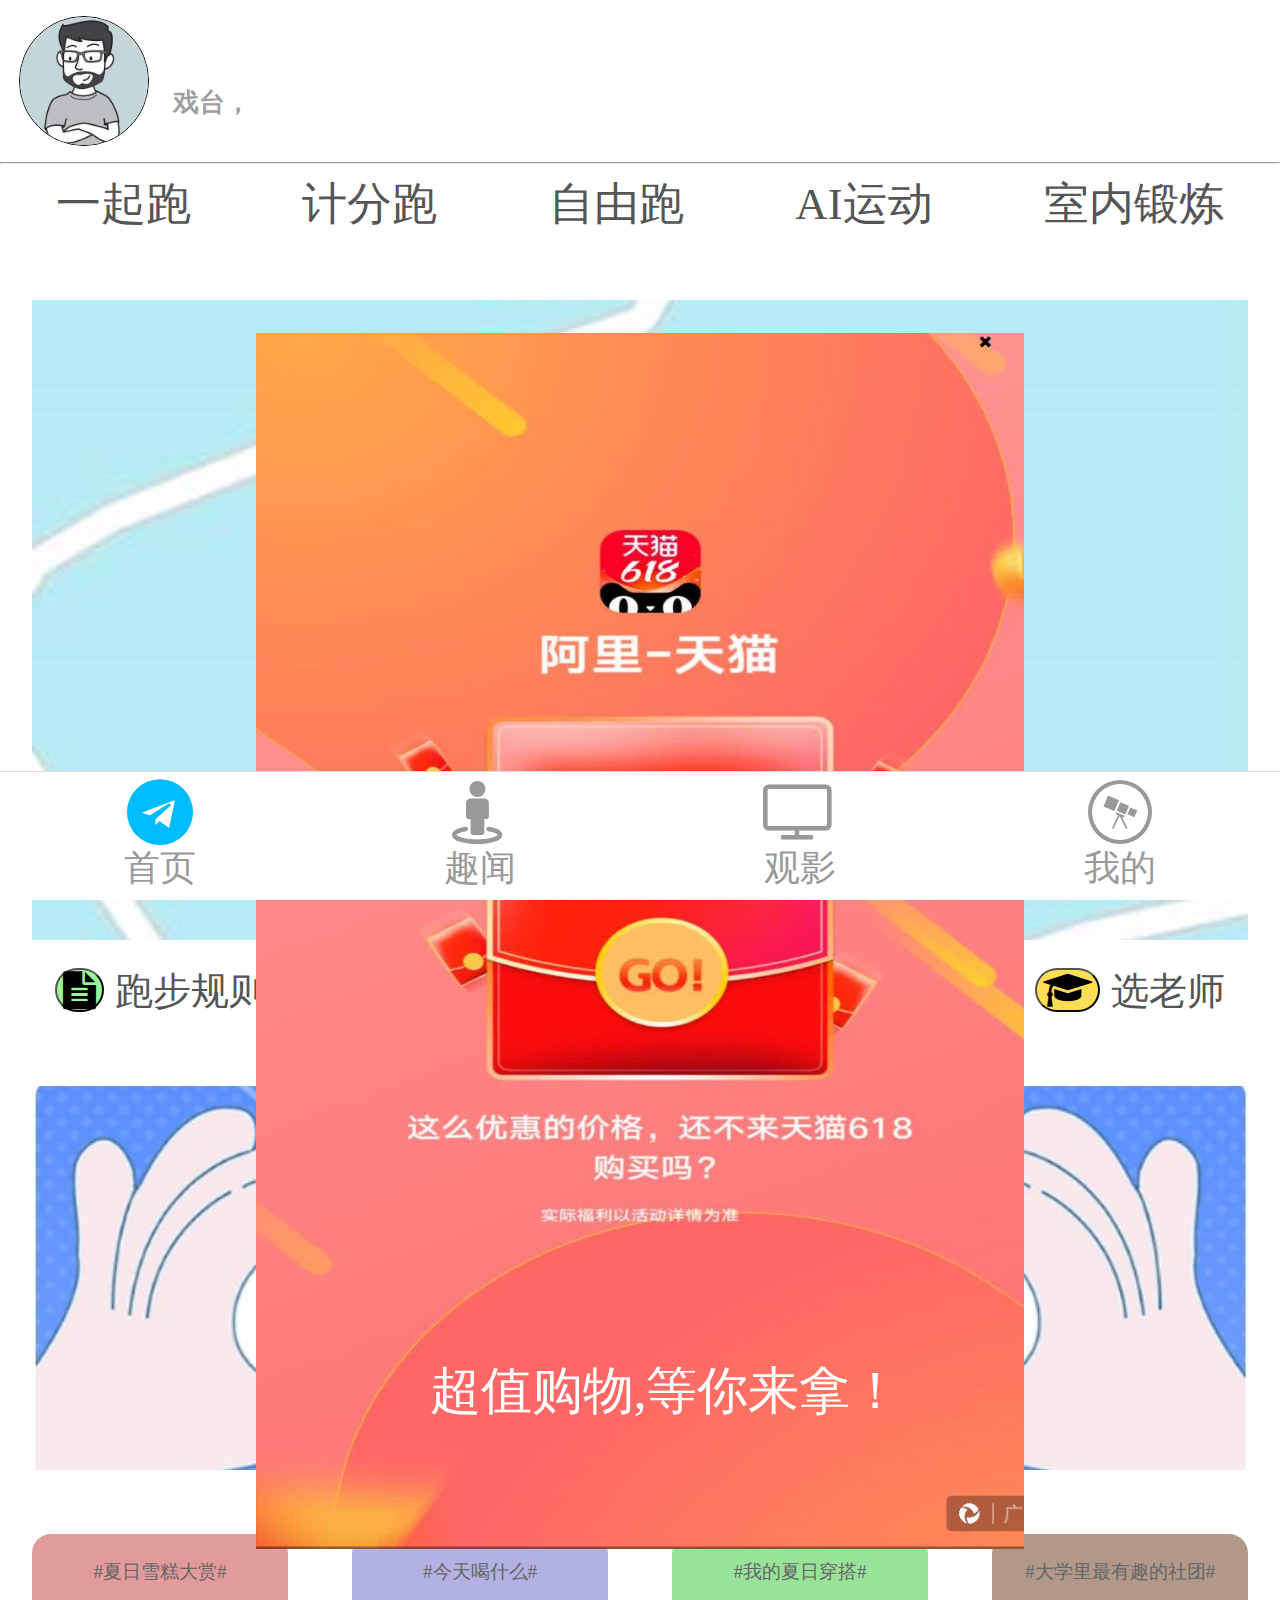
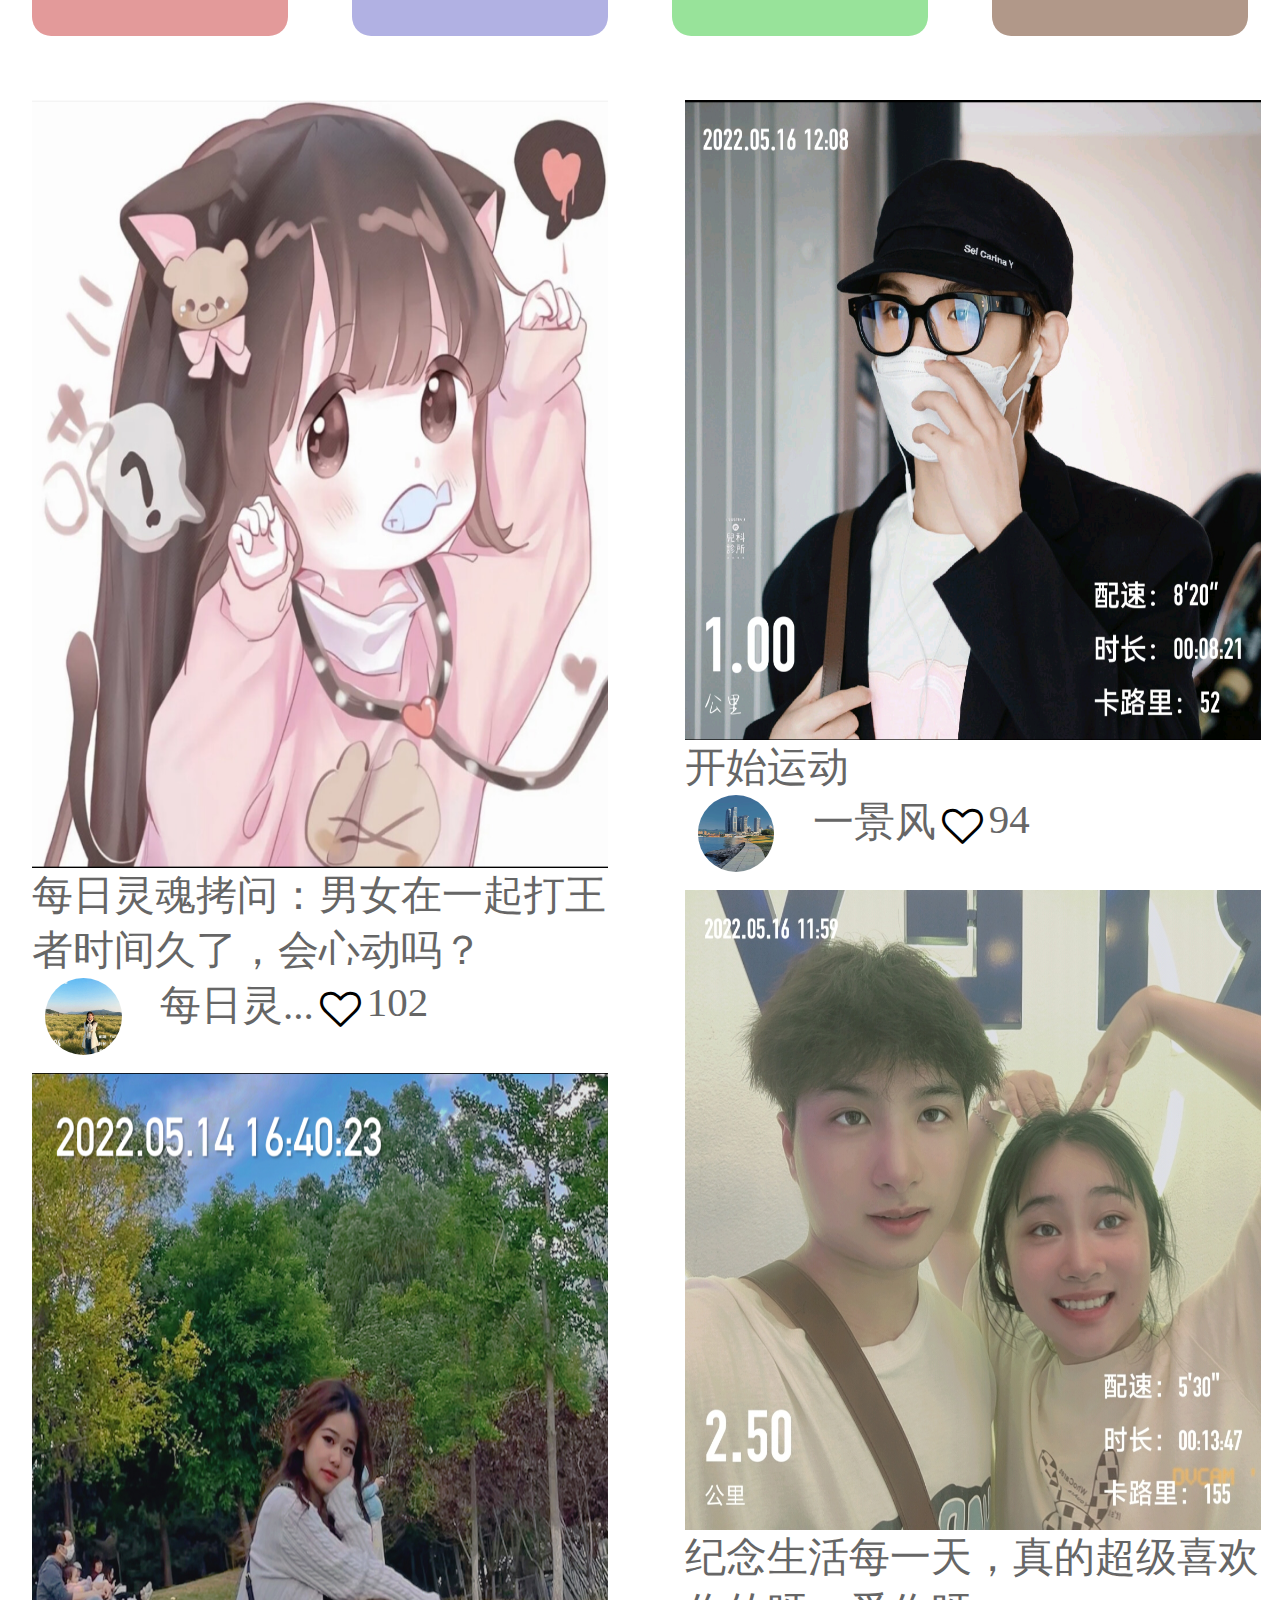
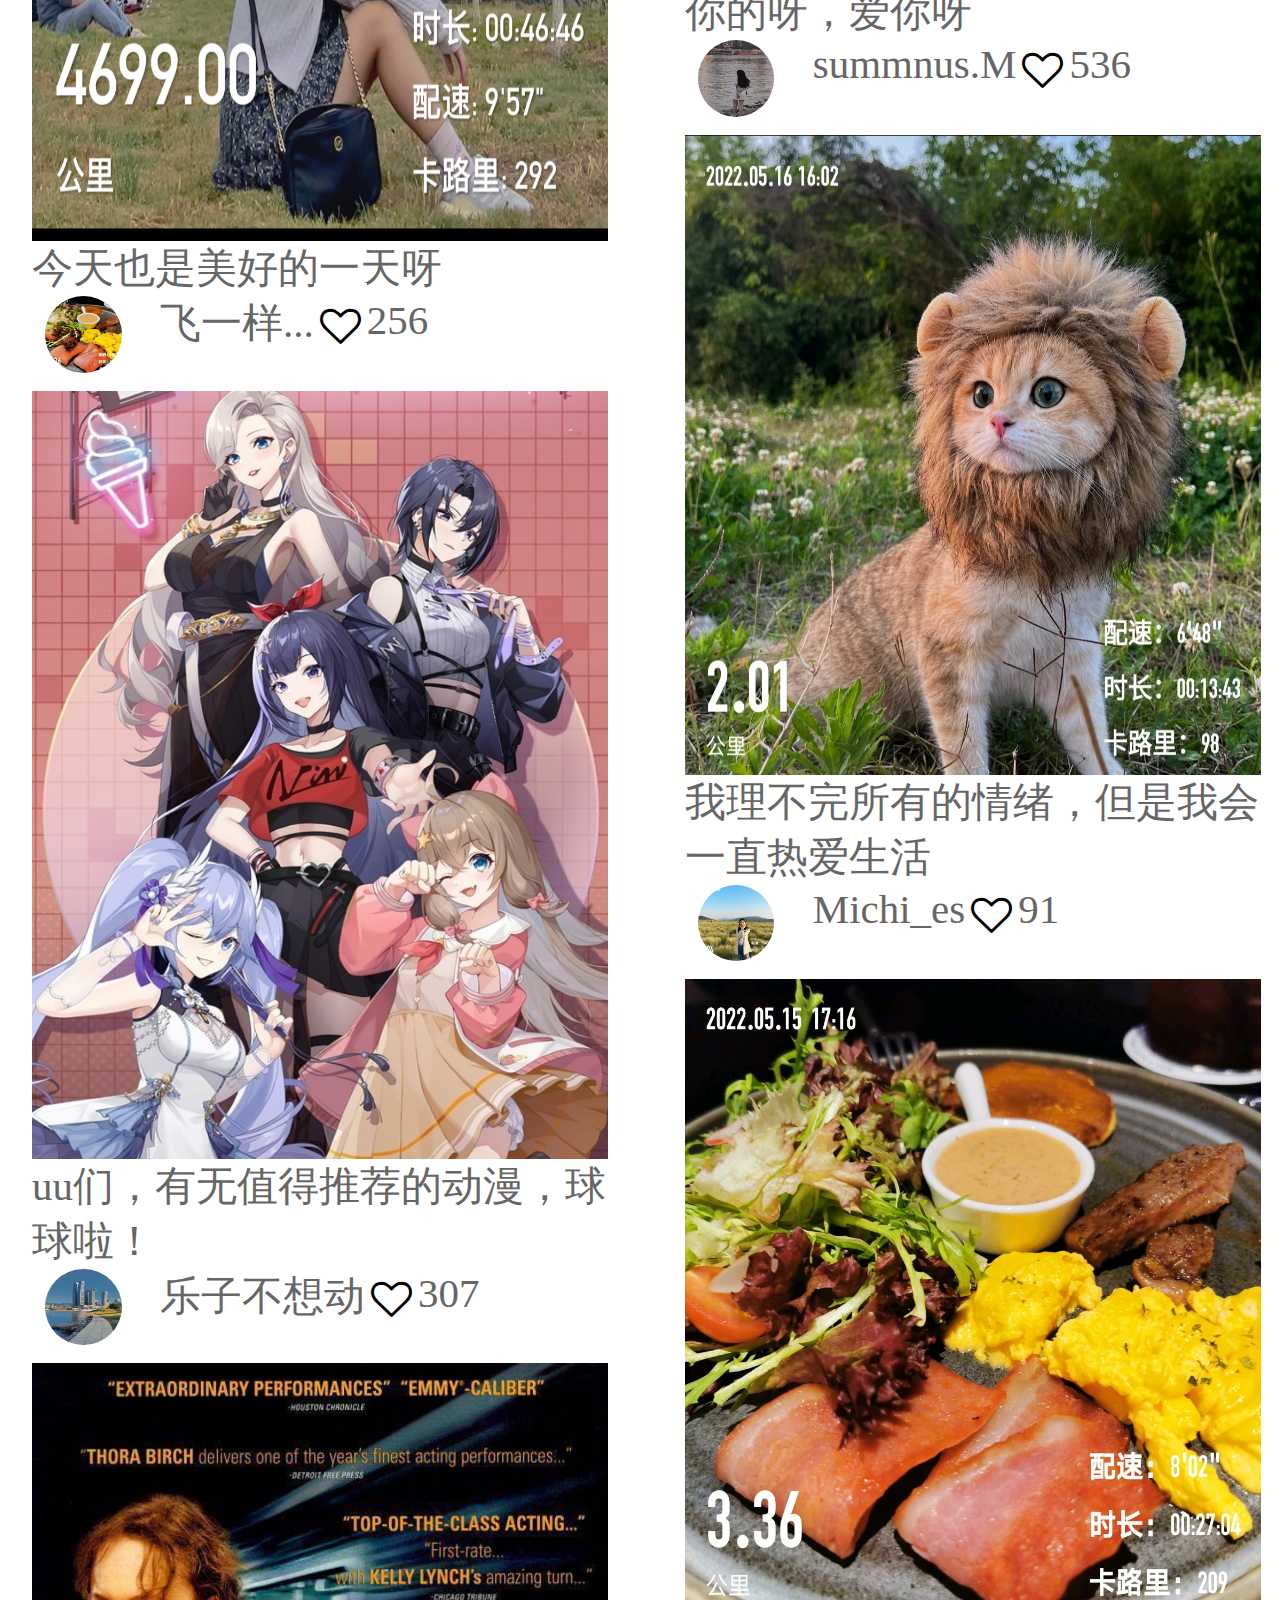
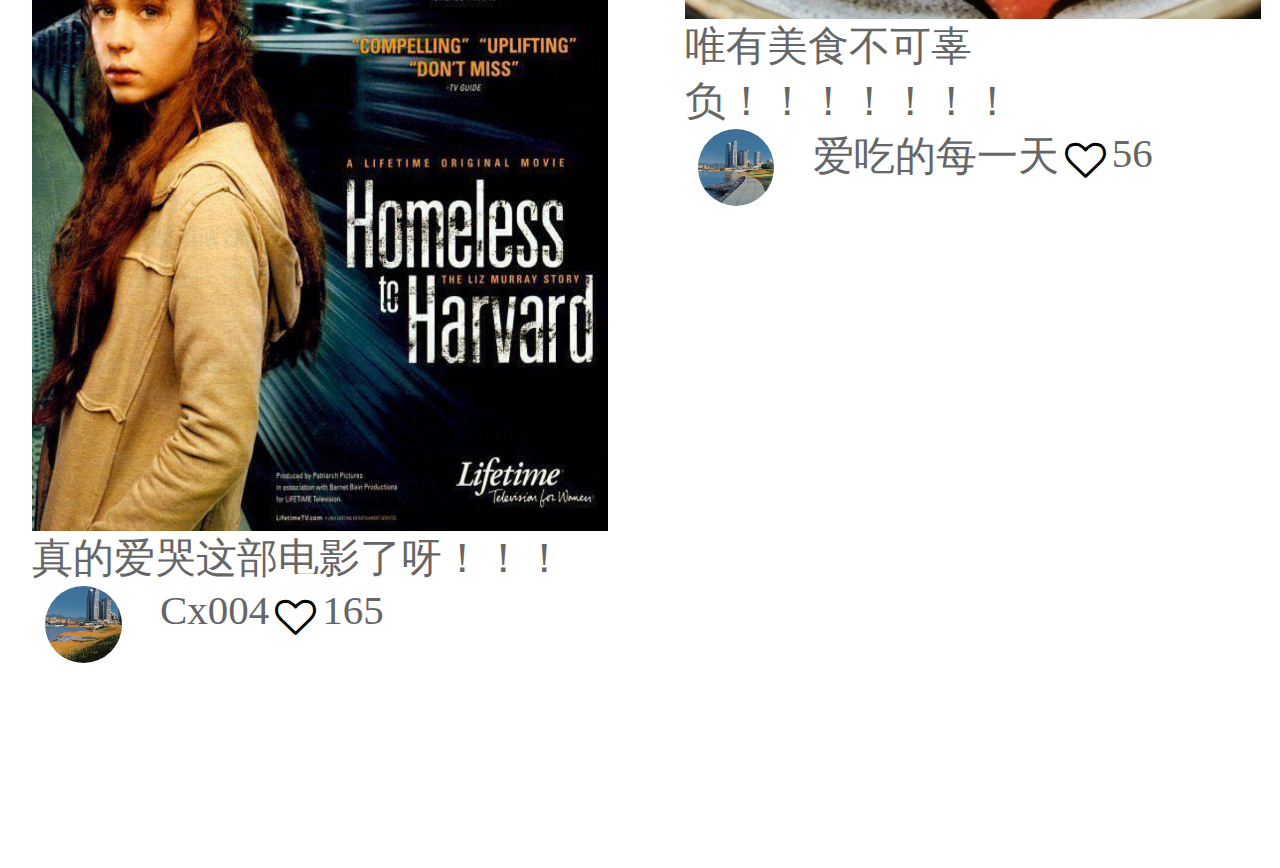
<file: QM/index.html>
<!DOCTYPE html>
<html>
	<head>
		<meta charset="utf-8">
		<link href="css/index.css" rel="stylesheet">
		<link href="framework/font-awesome/css/font-awesome.min.css" rel="stylesheet">
		<link href="framework/reset.css" rel="stylesheet">
		<link href="css/fonts/iconfont.css" rel="stylesheet">
		<title>世界运动校园</title>
	</head>
	<script type="text/javascript">
		function hidder(){
			document.getElementById('box').style.display="none";
		}
	</script>
	<body>
		<div class="box" id="box">
			<p>超值购物,等你来拿！</p>
			<div id="header-right" onclick="hidder()"><i class="fa fa-close"></i></div>
		</div>
		<div class="wrapper">
			<!-- header部分 -->
			<header>
				<div class="icon-location-box">
				    <img src="img/3.jpg"/>
				</div>
				<div class="location-text">戏台，</div>
			</header>
			<hr>
			<ul class="playtype">
				<li>一起跑</li>
				<li>计分跑</li>
				<li>自由跑</li>
				<li>AI运动</li>
				<li>室内锻炼</li>
			</ul>
			<div class="mainner">
				<button class="butt">
					<i class="iconfont icon-benpao"></i>
					<p>计分跑</p>
				</button>
				<p class="loc">云南大学 呈贡校区 切换校区 <i class="fa fa-angle-right"></i></p>
			</div>
			<br>
			<!-- 中间功能部分 -->
			<ul class="mider">
				<li onclick="">
					<button class="fa1"><i class="fa fa-file-text"></i></button>
					<span>跑步规则</span>
				</li>
				<li onclick="">
					<button class="fa2"><i class="fa fa-bar-chart"></i></button>
					<span>每日排名</span>
				</li>
				<li onclick="">
					<button class="fa3"><i class="fa fa-caret-square-o-right"></i></button>
					<span>跑步教程</span>
				</li>
				<li onclick="">
					<button class="fa4"><i class="fa fa-graduation-cap"></i></button>
					<span>选老师</span>
				</li>
			</ul>
			<!--广告部分 -->
			<div class="gb"></div>
			<!--社交生活部分 -->
			<ul class="lifetype">
				<li class="p1">
					<p>#夏日雪糕大赏#</p>
				</li>
				<li class="p2">
					<p>#今天喝什么#</p>
				</li>
				<li class="p3">
					<p>#我的夏日穿搭#</p>
				</li>
				<li class="p4">
					<p>#大学里最有趣的社团#</p>
				</li>
			</ul>
			<!-- 动态部分总容器 -->
			<div class="dt">
				<!-- 左边动态部分 -->
				<div class="dt1">
				    <img src="img/5.png" onclick="location.href='dynamic.html'"/>
				    <p>每日灵魂拷问：男女在一起打王者时间久了，会心动吗？</p>
				    <div class="land">
					   <img src="img/19.png"/>
					   <p>每日灵...<button class="fa fa-heart-o"></button>102</p>
				    </div>
					<br>
					<img src="img/7.png"/>
					<p>今天也是美好的一天呀</p>
					<div class="land">
					   <img src="img/18.png"/>
					   <p>飞一样...<button class="fa fa-heart-o"></button>256</p>
					</div>
					<br>
					<img src="img/10.png"/>
					<p>uu们，有无值得推荐的动漫，球球啦！</p>
					<div class="land">
					   <img src="img/13.png"/>
					   <p>乐子不想动<button class="fa fa-heart-o"></button>307</p>
					</div>
					<br>
					<img src="img/17.png"/>
					<p>真的爱哭这部电影了呀！！！</p>
					<div class="land">
					   <img src="img/14.png"/>
					   <p>Cx004<button class="fa fa-heart-o"></button>165</p>
					</div>
				</div>
				<!-- 右边动态部分 -->
				<div class="dt2">
				    <img src="img/6.png"/>
				    <p>开始运动</p>
				    <div class="land">
					   <img src="img/13.png"/>
					   <p>一景风<button class="fa fa-heart-o"></button>94</p>
				    </div>
					<br>
					<img src="img/9.png"/>
					<p>纪念生活每一天，真的超级喜欢你的呀，爱你呀</p>
					<div class="land">
					   <img src="img/16.png"/>
					   <p>summnus.M<button class="fa fa-heart-o"></button>536</p>
					</div>
					<br>
					<img src="img/11.png"/>
					<p>我理不完所有的情绪，但是我会一直热爱生活</p>
					<div class="land">
					   <img src="img/19.png"/>
					   <p>Michi_es<button class="fa fa-heart-o"></button>91</p>
					</div>
					<br>
					<img src="img/18.png"/>
					<p>唯有美食不可辜负！！！！！！！</p>
					<div class="land">
					   <img src="img/13.png"/>
					   <p>爱吃的每一天<button class="fa fa-heart-o"></button>56</p>
					</div>
				</div>
			</div>
			<!-- 底部菜单部分 -->
			<ul class="footer">
				<li onclick="location.href='index.html'">
					<i class="fa fa-telegram"></i>
					<p>首页</p>
				</li>
				<li onclick="location.href='interest.html'">
					<i class="fa fa-street-view"></i>
					<p>趣闻</p>
				</li>
				<li>
					<i class="fa fa-tv"></i>
					<p>观影</p>
				</li>
				<li onclick="location.href='mine.html'">
					<i class="fa fa-wpexplorer"></i>
					<p>我的</p>
				</li>
			</ul>
		</div>
</html>
</file>
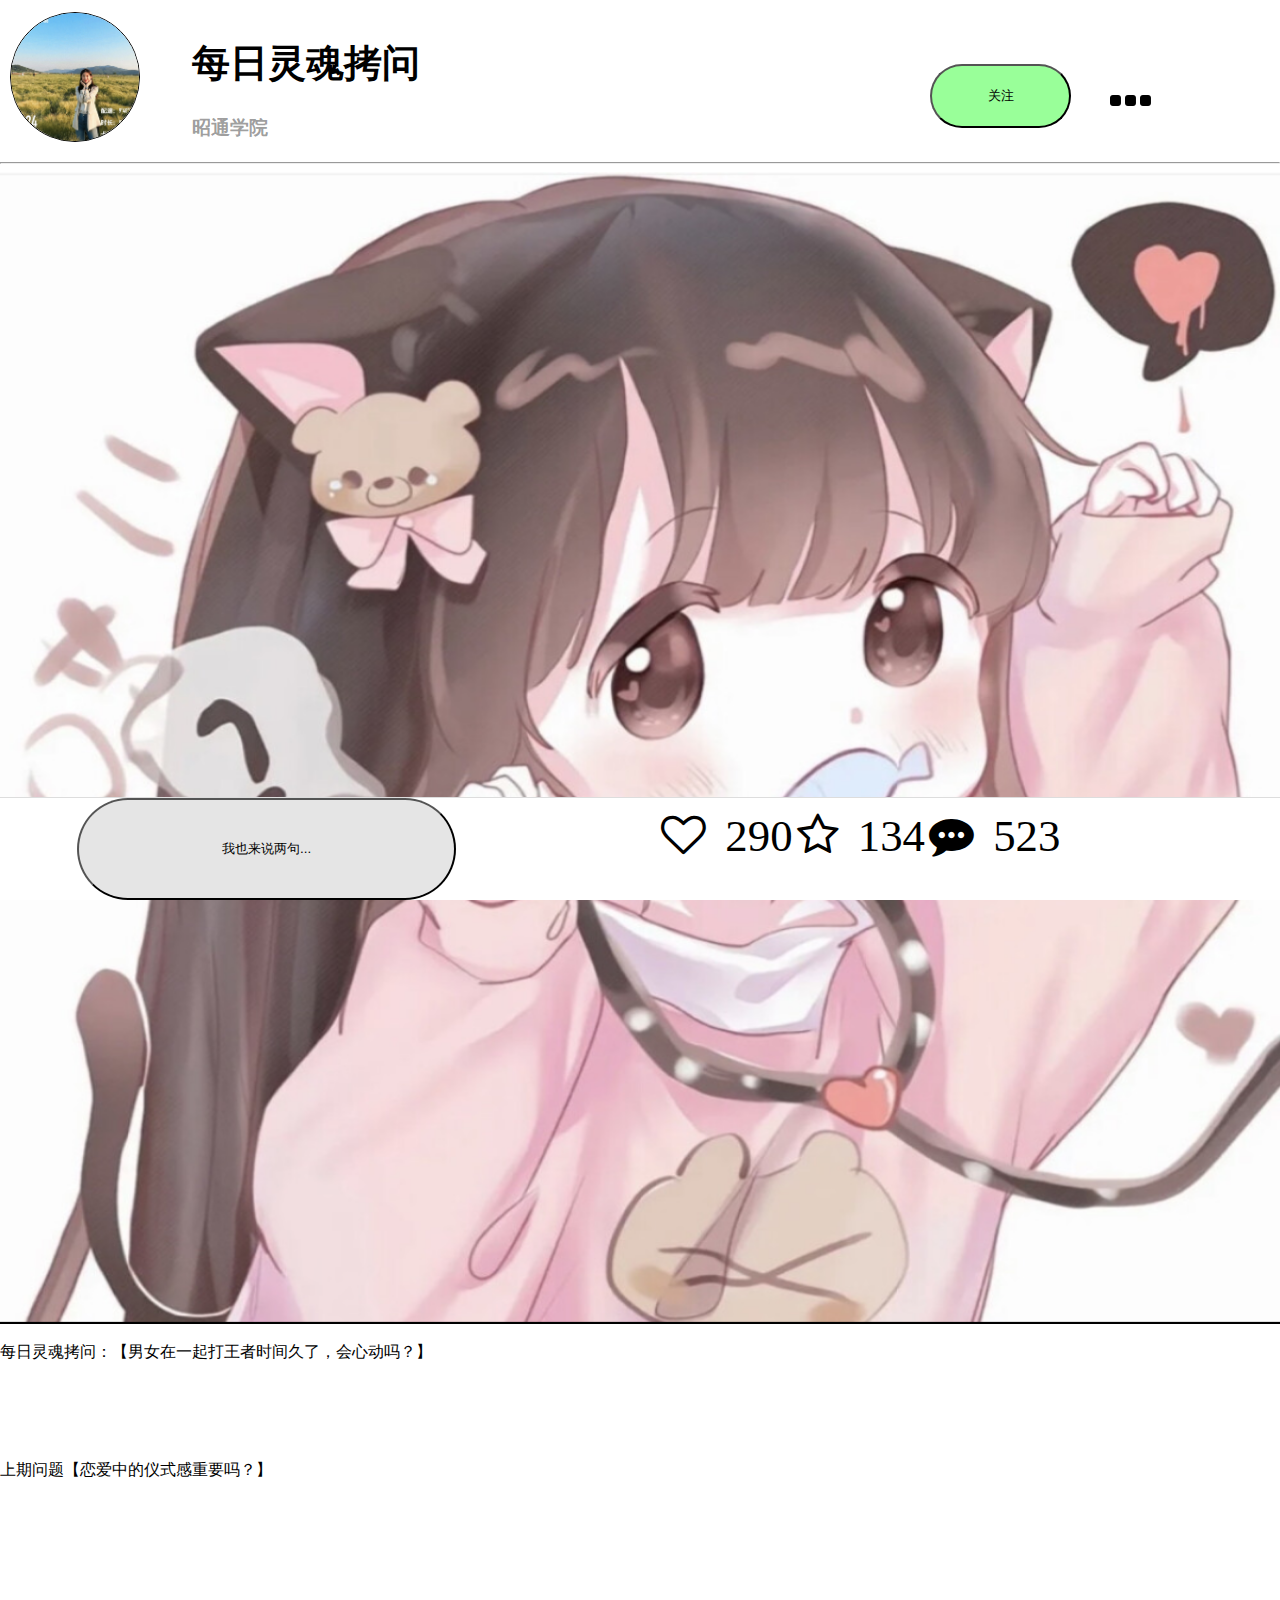
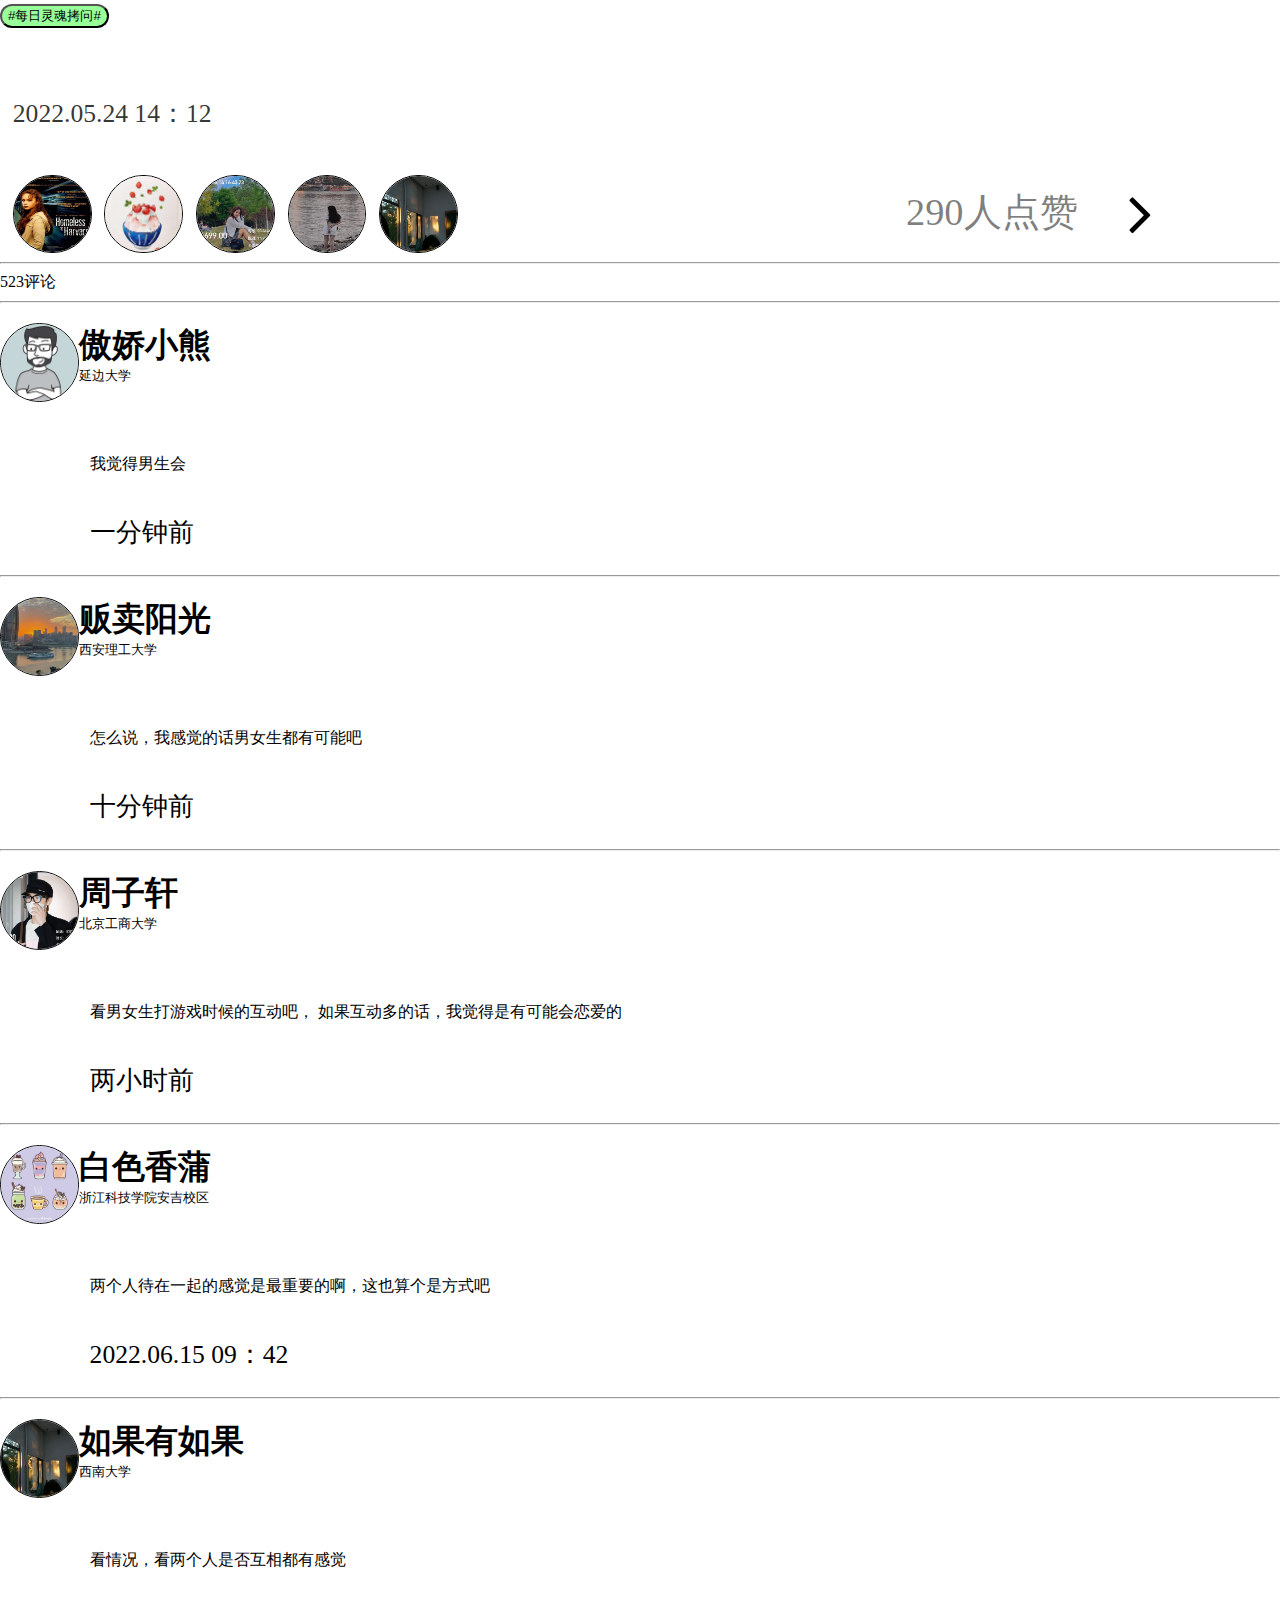
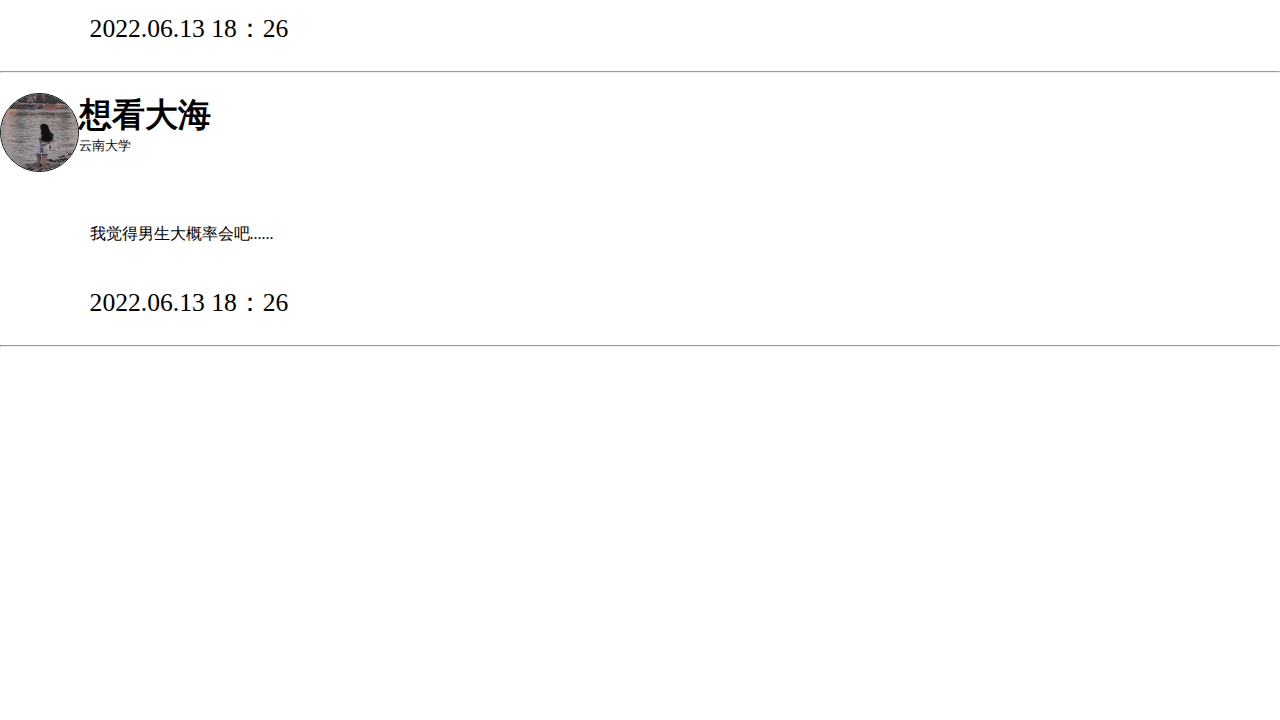
<file: QM/dynamic.html>
<!DOCTYPE html>
<html>
	<head>
		<meta charset="utf-8">
		<link href="css/dynamic.css" rel="stylesheet">
		<link href="framework/font-awesome/css/font-awesome.min.css" rel="stylesheet">
		<link href="framework/reset.css" rel="stylesheet">
		<title>动态详情</title>
	</head>
	<body>
		<!-- 首部栏部分 -->
		<header>
			<div class="icon-location-box">
			    <img src="img/19.png"/>
			</div>
			<div class="location-text">
				<p class="text1">每日灵魂拷问</p>
				<p class="text2">昭通学院</p>
			</div>
			<div class="right">
				<button>关注</button>
				<i class="fa fa-ellipsis-h"></i>
			</div>
		</header>
		<hr>
		<!-- 中间图片部分 -->
		<div class="pic">
			<img src="img/5.png"/>
		</div>
		<br>
		<!-- 话题部分 -->
		<div class="pictext">
			<p class="text1">每日灵魂拷问：【男女在一起打王者时间久了，会心动吗？】</p>
			<p class="text2">上期问题【恋爱中的仪式感重要吗？】</p>
			<p class="text3"><button>#每日灵魂拷问#</button></p>
			<p class="text4">2022.05.24 14：12</p>
			<p class="text5">
				<img src="img/17.png"/>
				<img src="img/27.jpg"/>
				<img src="img/7.png"/>
				<img src="img/16.png"/>
				<img src="img/23.jpg"/>
				<span class="goods">290人点赞</span>
				<i class="fa fa-angle-right"></i>
			</p>
		</div>
		<hr>
		<!-- 评论区部分 -->
		<div class="comments">
			<p>523评论</p>
			<hr>
			<!-- 一条评论 -->
			<div class="comment">
				<div class="text1">
					<img src="img/3.jpg"/>
					<div class="message">
						<p class="user">傲娇小熊</p>
						<p class="school">延边大学</p>
					</div>
				</div>
				<div class="text2">
					<p>我觉得男生会</p>
				</div>
				<div class="text3">
					<p>一分钟前</p>
				</div>
			</div>
			<hr>
			<!-- 一条评论 -->
			<div class="comment">
				<div class="text1">
					<img src="img/15.png"/>
					<div class="message">
						<p class="user">贩卖阳光</p>
						<p class="school">西安理工大学</p>
					</div>
				</div>
				<div class="text2">
					<p>怎么说，我感觉的话男女生都有可能吧</p>
				</div>
				<div class="text3">
					<p>十分钟前</p>
				</div>
			</div>
			<hr>
			<!-- 一条评论 -->
			<div class="comment">
				<div class="text1">
					<img src="img/6.png"/>
					<div class="message">
						<p class="user">周子轩</p>
						<p class="school">北京工商大学</p>
					</div>
				</div>
				<div class="text2">
					<p>看男女生打游戏时候的互动吧，
					   如果互动多的话，我觉得是有可能会恋爱的</p>
				</div>
				<div class="text3">
					<p>两小时前</p>
				</div>
			</div>
			<hr>
			<!-- 一条评论 -->
			<div class="comment">
				<div class="text1">
					<img src="img/28.jpg"/>
					<div class="message">
						<p class="user">白色香蒲</p>
						<p class="school">浙江科技学院安吉校区</p>
					</div>
				</div>
				<div class="text2">
					<p>两个人待在一起的感觉是最重要的啊，这也算个是方式吧</p>
				</div>
				<div class="text3">
					<p>2022.06.15 09：42</p>
				</div>
			</div>
			<hr>
			<!-- 一条评论 -->
			<div class="comment">
				<div class="text1">
					<img src="img/23.jpg"/>
					<div class="message">
						<p class="user">如果有如果</p>
						<p class="school">西南大学</p>
					</div>
				</div>
				<div class="text2">
					<p>看情况，看两个人是否互相都有感觉</p>
				</div>
				<div class="text3">
					<p>2022.06.13 18：26</p>
				</div>
			</div>
			<hr>
			<!-- 一条评论 -->
			<div class="comment">
				<div class="text1">
					<img src="img/16.png"/>
					<div class="message">
						<p class="user">想看大海</p>
						<p class="school">云南大学</p>
					</div>
				</div>
				<div class="text2">
					<p>我觉得男生大概率会吧......</p>
				</div>
				<div class="text3">
					<p>2022.06.13 18：26</p>
				</div>
			</div>
			<hr>
		</div>
		<!-- 底部部分 -->
		<div class="footer">
			<button>我也来说两句...</button>
			<p class="tb">
				<i class="fa fa-heart-o"><span>290</span></i>
				<i class="fa fa-star-o"><span>134</span></i>
				<i class="fa fa-commenting"><span>523</span></i>
			</p>
		</div>
	</body>
</html>
</file>
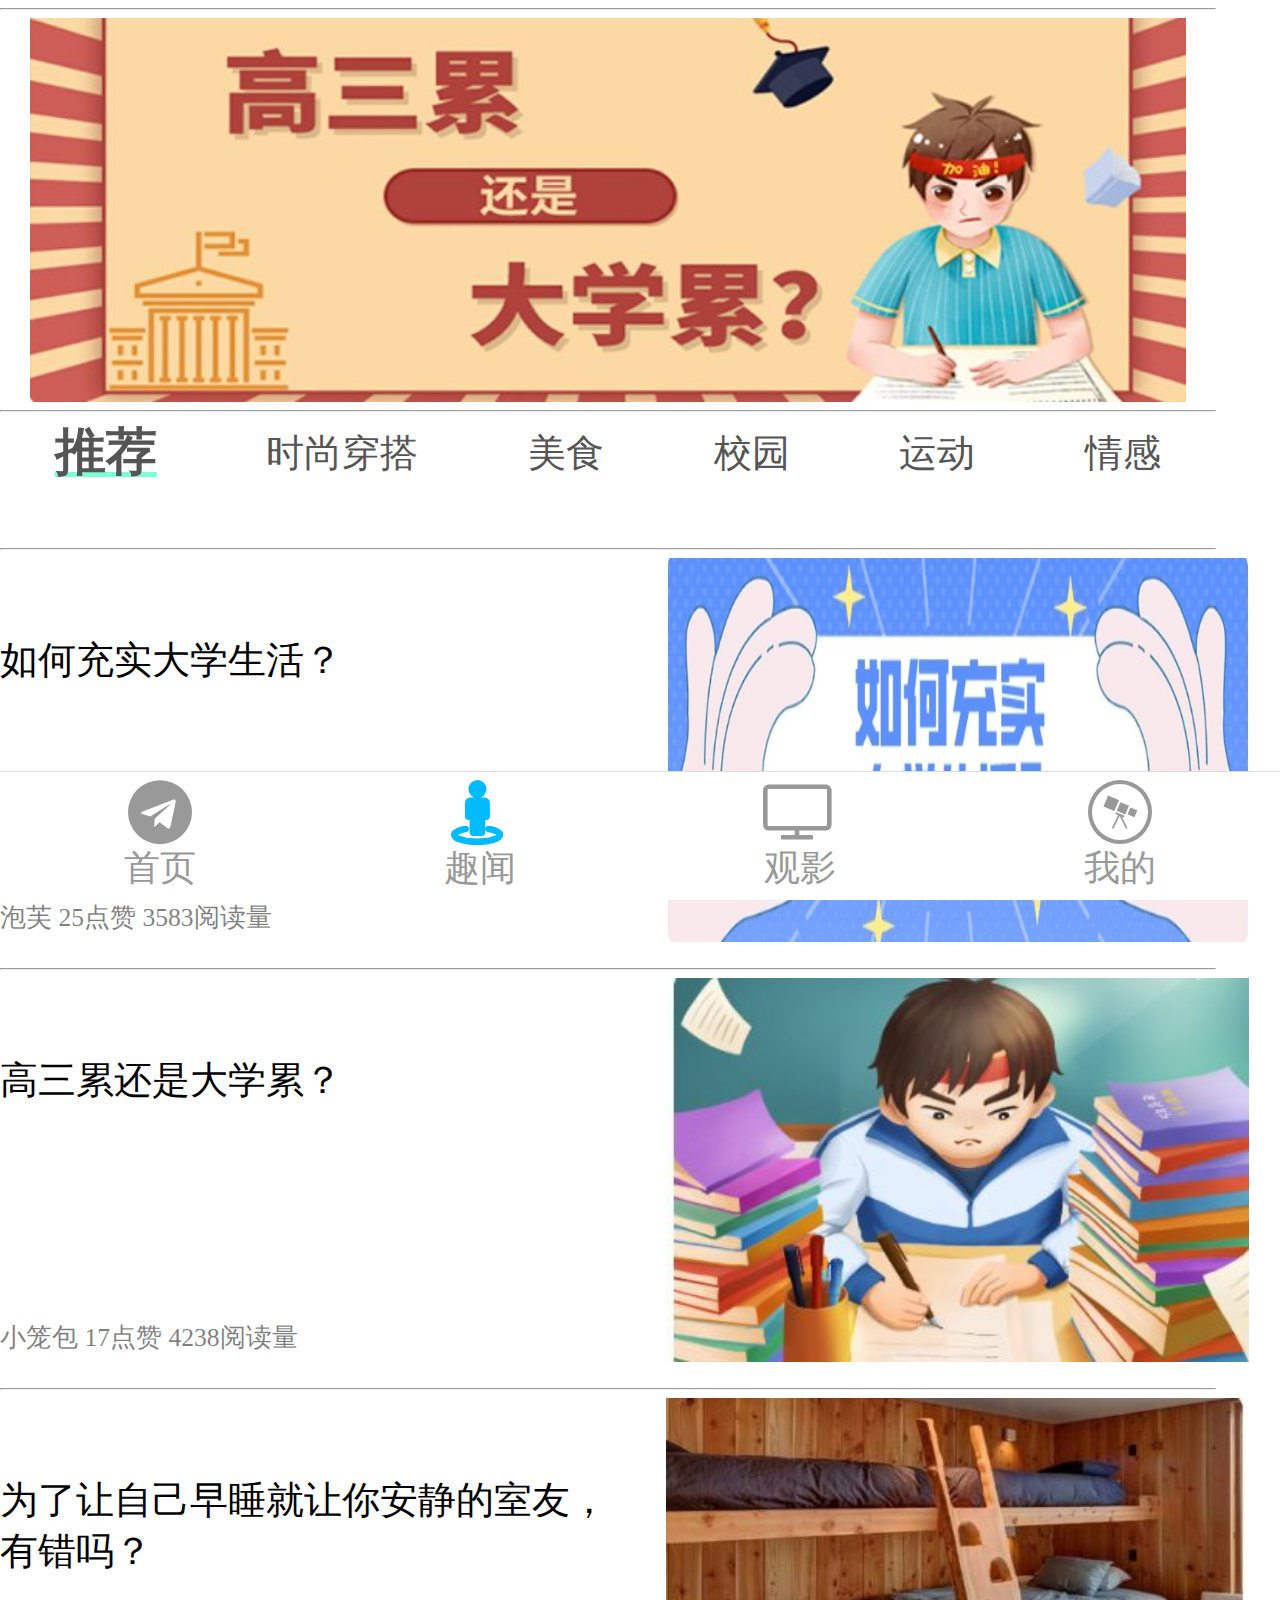
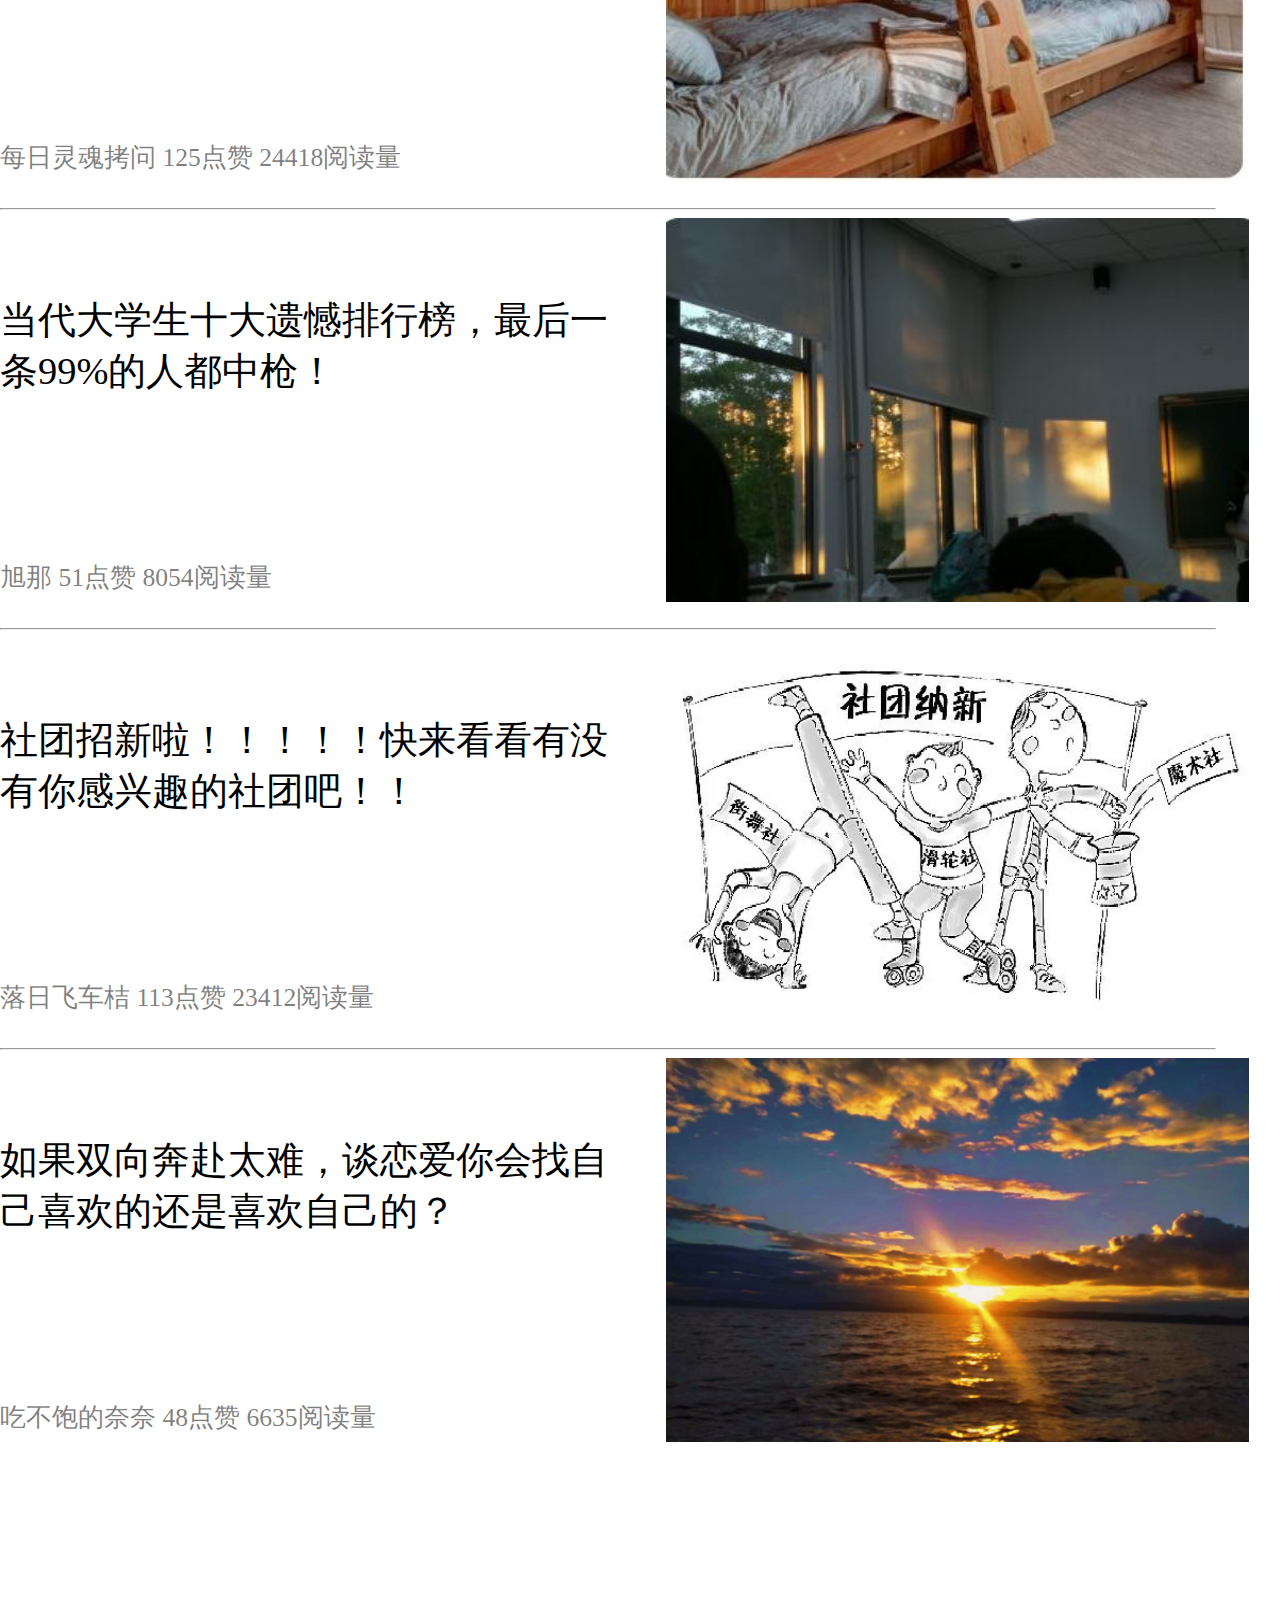
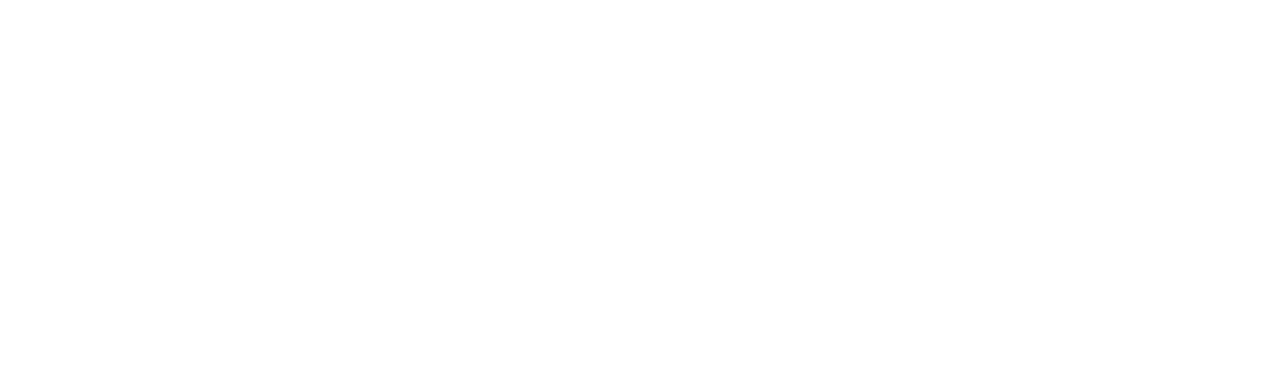
<file: QM/interest.html>
<!DOCTYPE html>
<html>
	<head>
		<meta charset="utf-8">
		<link href="css/interest.css" rel="stylesheet">
		<link href="framework/font-awesome/css/font-awesome.min.css" rel="stylesheet">
		<link href="framework/reset.css" rel="stylesheet">
		<link href="css/fonts/iconfont.css" rel="stylesheet">
		<title>趣闻</title>
	</head>
	<body>
		<div class="wrapper">
			<hr>
			<!-- 首图部分 -->
			<div class="headerpicture"></div>
			<hr>
			<!-- 功能选择部分 -->
			<ul class="header">
				<li><a class="now">推荐</a></li>
				<li><a>时尚穿搭</a></li>
				<li><a>美食</a></li>
				<li><a>校园</a></li>
				<li><a>运动</a></li>
				<li><a>情感</a></li>
			</ul>
			<hr>
			<!-- 动态部分 -->
			<div class="dt">
				<div class="hea">
					<p>如何充实大学生活？</p>
				</div>
				<div class="foot">
					<p>泡芙 25点赞 3583阅读量</p>
				</div>
				<div class="right">
					<img src="img/2.jpg"/>
				</div>
				<br><hr>
				<div class="hea">
					<p>高三累还是大学累？</p>
				</div>
				<div class="foot">
					<p>小笼包 17点赞 4238阅读量</p>
				</div>
				<div class="right">
					<img src="img/21.jpg"/>
				</div>
				<br><hr>
				<div class="hea">
					<p>为了让自己早睡就让你安静的室友，有错吗？</p>
				</div>
				<div class="foot">
					<p>每日灵魂拷问 125点赞 24418阅读量</p>
				</div>
				<div class="right">
					<img src="img/22.jpg"/>
				</div>
				<br><hr>
				<div class="hea">
					<p>当代大学生十大遗憾排行榜，最后一条99%的人都中枪！</p>
				</div>
				<div class="foot">
					<p>旭那 51点赞 8054阅读量</p>
				</div>
				<div class="right">
					<img src="img/23.jpg"/>
				</div>
				<br><hr>
				<div class="hea">
					<p>社团招新啦！！！！！快来看看有没有你感兴趣的社团吧！！</p>
				</div>
				<div class="foot">
					<p>落日飞车桔 113点赞 23412阅读量</p>
				</div>
				<div class="right">
					<img src="img/30.jpg"/>
				</div>
				<br><hr>
				<div class="hea">
					<p>如果双向奔赴太难，谈恋爱你会找自己喜欢的还是喜欢自己的？</p>
				</div>
				<div class="foot">
					<p>吃不饱的奈奈 48点赞 6635阅读量</p>
				</div>
				<div class="right">
					<img src="img/33.jpg"/>
				</div>
			</div>
			<!-- 底部菜单部分 -->
			<ul class="footer">
				<li onclick="location.href='index.html'">
					<i class="fa fa-telegram"></i>
					<p>首页</p>
				</li>
				<li onclick="location.href='interest.html'">
					<i class="fa fa-street-view"></i>
					<p>趣闻</p>
				</li>
				<li>
					<i class="fa fa-tv"></i>
					<p>观影</p>
				</li>
				<li onclick="location.href='mine.html'">
					<i class="fa fa-wpexplorer"></i>
					<p>我的</p>
				</li>
			</ul>
		</div>
	</body>
</html>
</file>
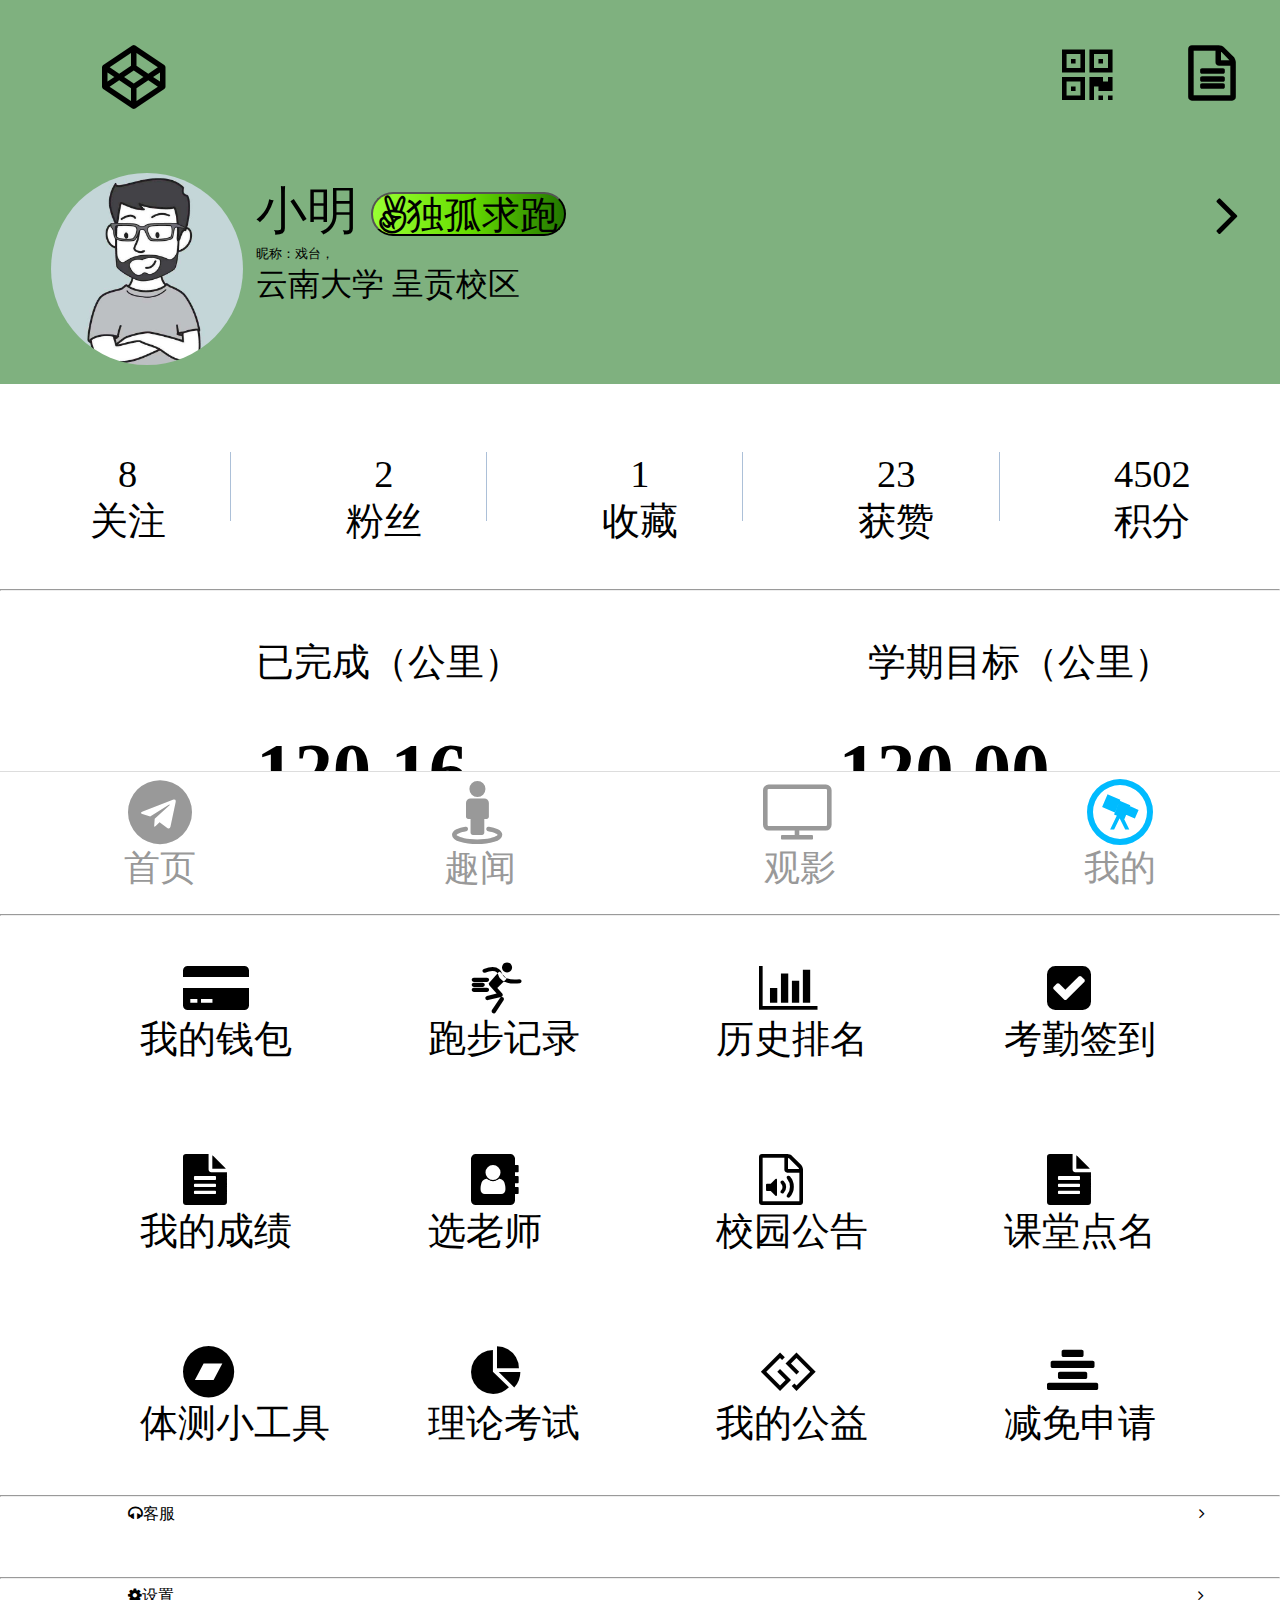
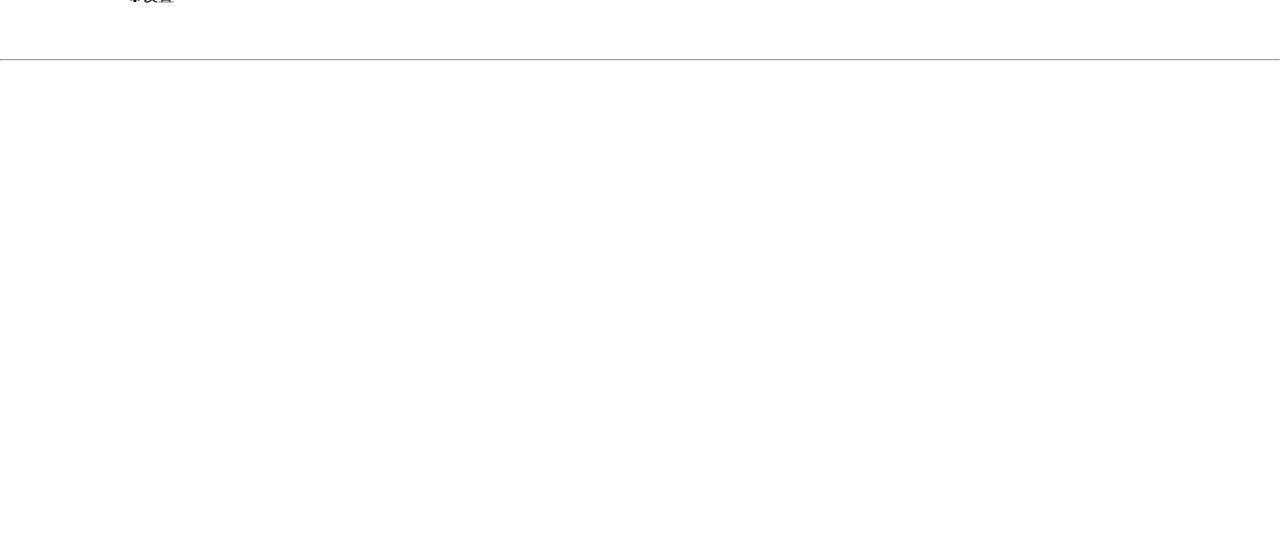
<file: QM/mine.html>
<!DOCTYPE html>
<html>
	<head>
		<meta charset="utf-8">
		<link href="framework/font-awesome/css/font-awesome.min.css" rel="stylesheet">
		<link href="framework/reset.css" rel="stylesheet">
		<link href="css/mine.css" rel="stylesheet">
		<link href="css/fonts/iconfont.css" rel="stylesheet">
		<title>我的</title>
	</head>
	<body>
		<!-- 首部 -->
		<header>
			<div class="pic">
				<i class="fa fa-codepen"></i>
				<i class="fa fa-qrcode"></i>
				<i class="fa fa-file-text-o"></i>
			</div>
			<div class="user">
				<img src="img/3.jpg"/>
				<div class="discrption">
					<p class="p1">小明 <button class="fa fa-angellist">独孤求跑</button></p>
					<p class="p2">昵称：戏台，</p>
					<p class="p3">云南大学 呈贡校区</p>
					<p class="p4"><i class="fa fa-angle-right"></i></p>
				</div>
			</div>
		</header>
		<div class="list">
			<ul class="ull">
				<li>
					<p>8</p>
					<p>关注</p>
				</li>
				<li>
					<p>2</p>
					<p>粉丝</p>
				</li>
				<li>
					<p>1</p>
					<p>收藏</p>
				</li>
				<li>
					<p>23</p>
					<p>获赞</p>
				</li>
				<li class="clear">
					<p>4502</p>
					<p>积分</p>
				</li>
			</ul>
		</div>
		<hr>
		<div class="progressbar">
			<div class="bartext">
				<p class="bartext1">已完成（公里）</p>
				<p class="bartext2">学期目标（公里）</p>
			</div>
			<div class="number">
				<p class="number1">120.16</p>
				<p class="number2">120.00</p>
			</div>
			<div class="bar"></div>
		</div>
		<hr>
		<div class="opptionlist">
			<ul class="opption">
				<li>
					<i class="fa fa-credit-card-alt"></i>
					<p>我的钱包</p>
				</li>
				<li>
					<i class="iconfont icon-benpao"></i>
					<p>跑步记录</p>
				</li>
				<li>
					<i class="fa fa-bar-chart"></i>
					<p>历史排名</p>
				</li>
				<li>
					<i class="fa fa-check-square"></i>
					<p>考勤签到</p>
				</li>
				<li>
					<i class="fa fa-file-text"></i>
					<p>我的成绩</p>
				</li>
				<li>
					<i class="fa fa-address-book"></i>
					<p>选老师</p>
				</li>
				<li>
					<i class="fa fa-file-sound-o"></i>
					<p>校园公告</p>
				</li>
				<li>
					<i class="fa fa-file-text"></i>
					<p>课堂点名</p>
				</li>
				<li>
					<i class="fa fa-bandcamp"></i>
					<p>体测小工具</p>
				</li>
				<li>
					<i class="fa fa-pie-chart"></i>
					<p>理论考试</p>
				</li>
				<li>
					<i class="fa fa-gg"></i>
					<p>我的公益</p>
				</li>
				<li>
					<i class="fa fa-align-center"></i>
					<p>减免申请</p>
				</li>
			</ul>
		</div>
		<hr>
		<!-- 两个选择栏部分 -->
		<div class="opptionbar">
			<div class="opptionbar1" onclick="location.href='phone.html'">
				<i class="fa fa-headphones">客服</i><i class="fa fa-angle-right"></i>
			</div>
			<hr>
			<div class="opptionbar2" onclick="location.href='setting.html'">
				<i class="fa fa-gear">设置</i><i class="fa fa-angle-right"></i>
			</div>
			<hr>
		</div>
		<!-- 底部菜单部分 -->
		<ul class="footer">
			<li onclick="location.href='index.html'">
				<i class="fa fa-telegram"></i>
				<p>首页</p>
			</li>
			<li onclick="location.href='interest.html'">
				<i class="fa fa-street-view"></i>
				<p>趣闻</p>
			</li>
			<li>
				<i class="fa fa-tv"></i>
				<p>观影</p>
			</li>
			<li onclick="location.href='mine.html'">
				<i class="fa fa-wpexplorer"></i>
				<p>我的</p>
			</li>
		</ul>
	</body>
</html>
</file>
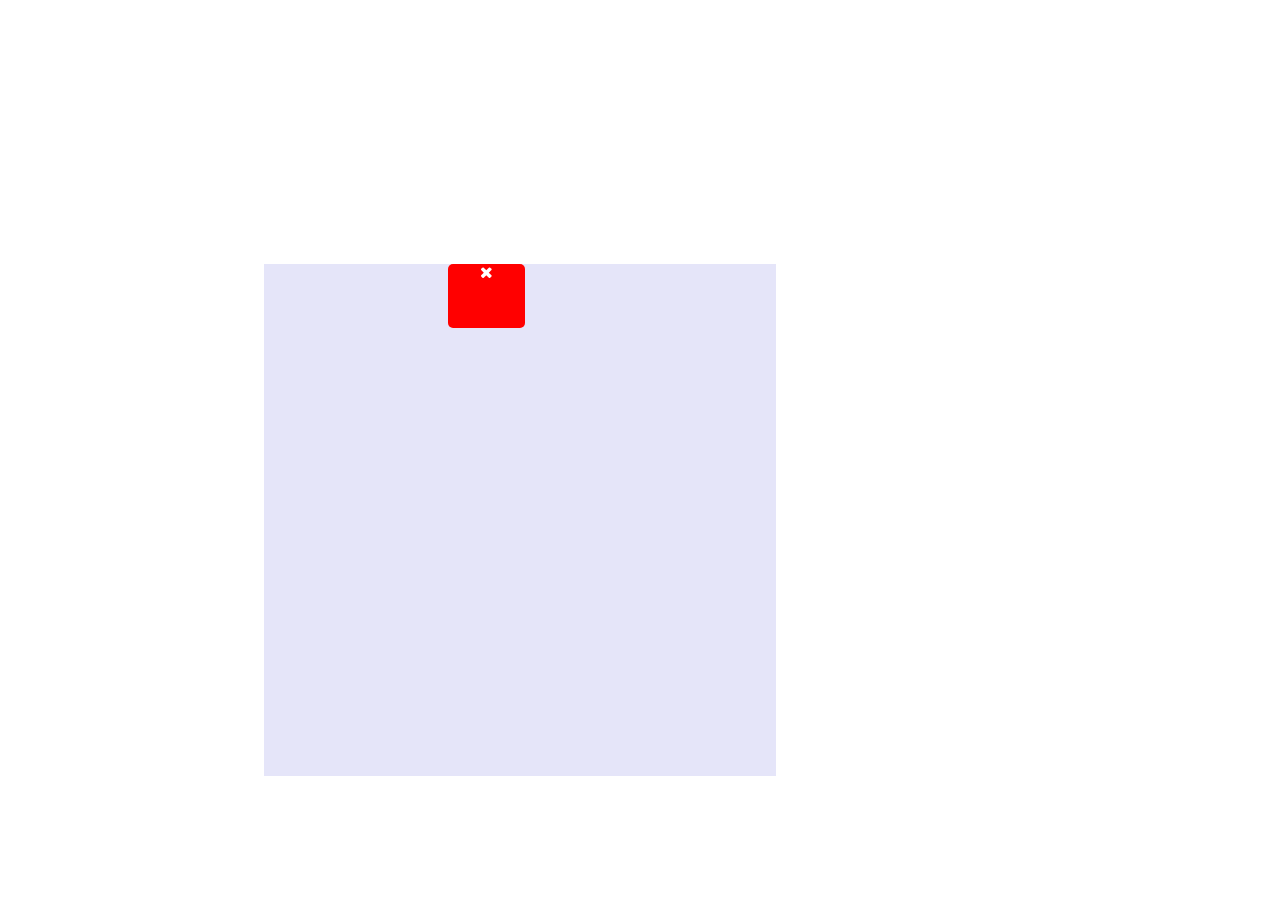
<file: QM/page.html>
<!DOCTYPE html>
<html>
	<head>
		<meta charset="utf-8" />
		<link href="framework/font-awesome/css/font-awesome.min.css" rel="stylesheet">
		<title>广告</title>
		<style type="text/css">
			.ggg .box{
				width: 40vw;
				height: 40vw;
				margin-left: 20vw;
				margin-top: 20vw;
				position: fixed;
				background-color: rgba(0,0,200,0.1);
			}
			.ggg .box #header-right{
				position: absolute;
				width: 6vw;
				height: 5vw;
				border-radius: 5px;
				background: red;
				color: #fff;
				top: 0;
				left: 36%;
				text-align: center;
			}
			}
		</style>
	</head>
	<body>
		<div class="ggg">
			<div class="box" id="box">
				<div id="header-right" onclick="hidder()"><i class="fa fa-close"></i></div>
			</div>
		</div>
		<script type="text/javascript">
			function hidder(){
				document.getElementById('box').style.display="none";
			}
		</script>
	</body>
</html>
</file>
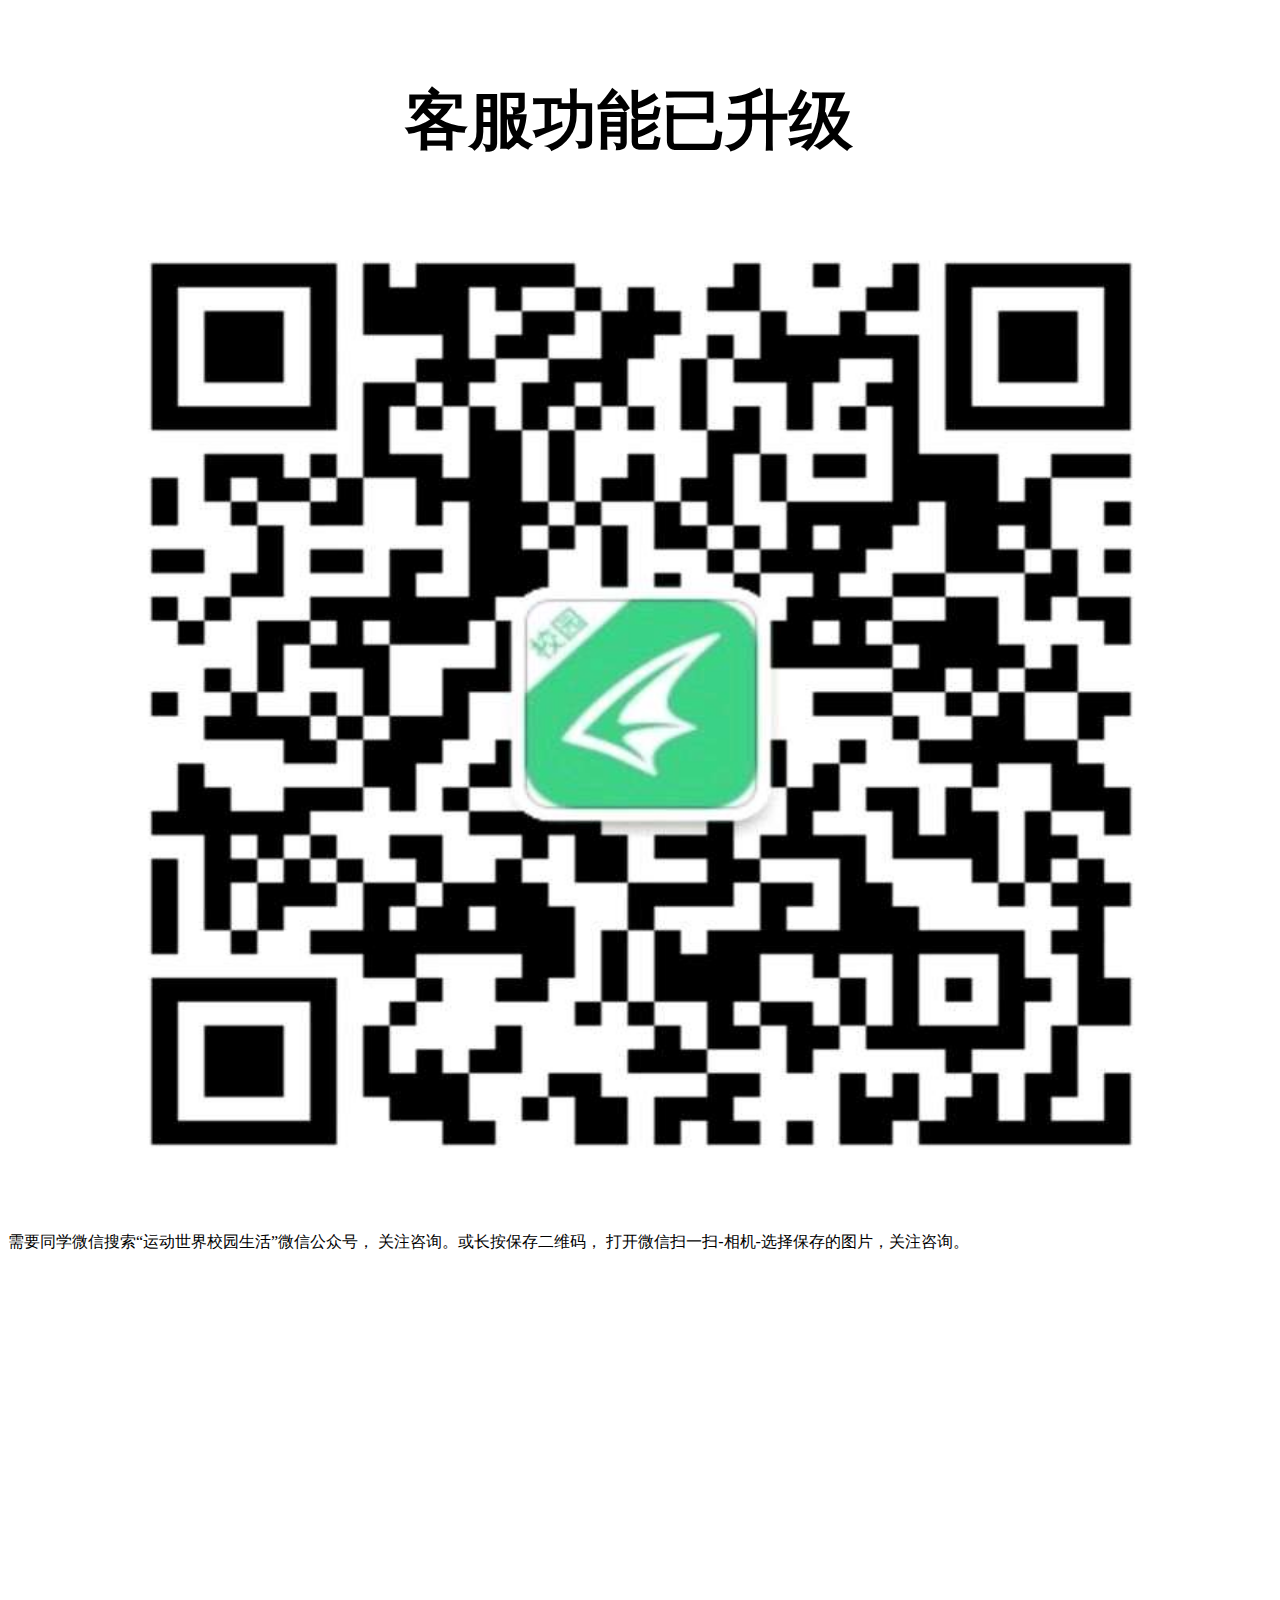
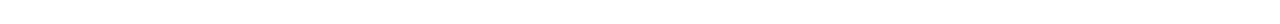
<file: QM/phone.html>
<!DOCTYPE html>
<html>
	<head>
		<meta charset="utf-8">
		<link href="css/phone.css" rel="stylesheet">
		<title>客服</title>
	</head>
	<body>
		<div class="header">
			<p>客服功能已升级</p>
		</div>
		<div class="card">
			<img src="img/34.jpg"/>
		</div>
		<div class="text">
			<p>
				需要同学微信搜索“运动世界校园生活”微信公众号，
				关注咨询。或长按保存二维码，
				打开微信扫一扫-相机-选择保存的图片，关注咨询。
			</p>
		</div>
	</body>
</html>
</file>
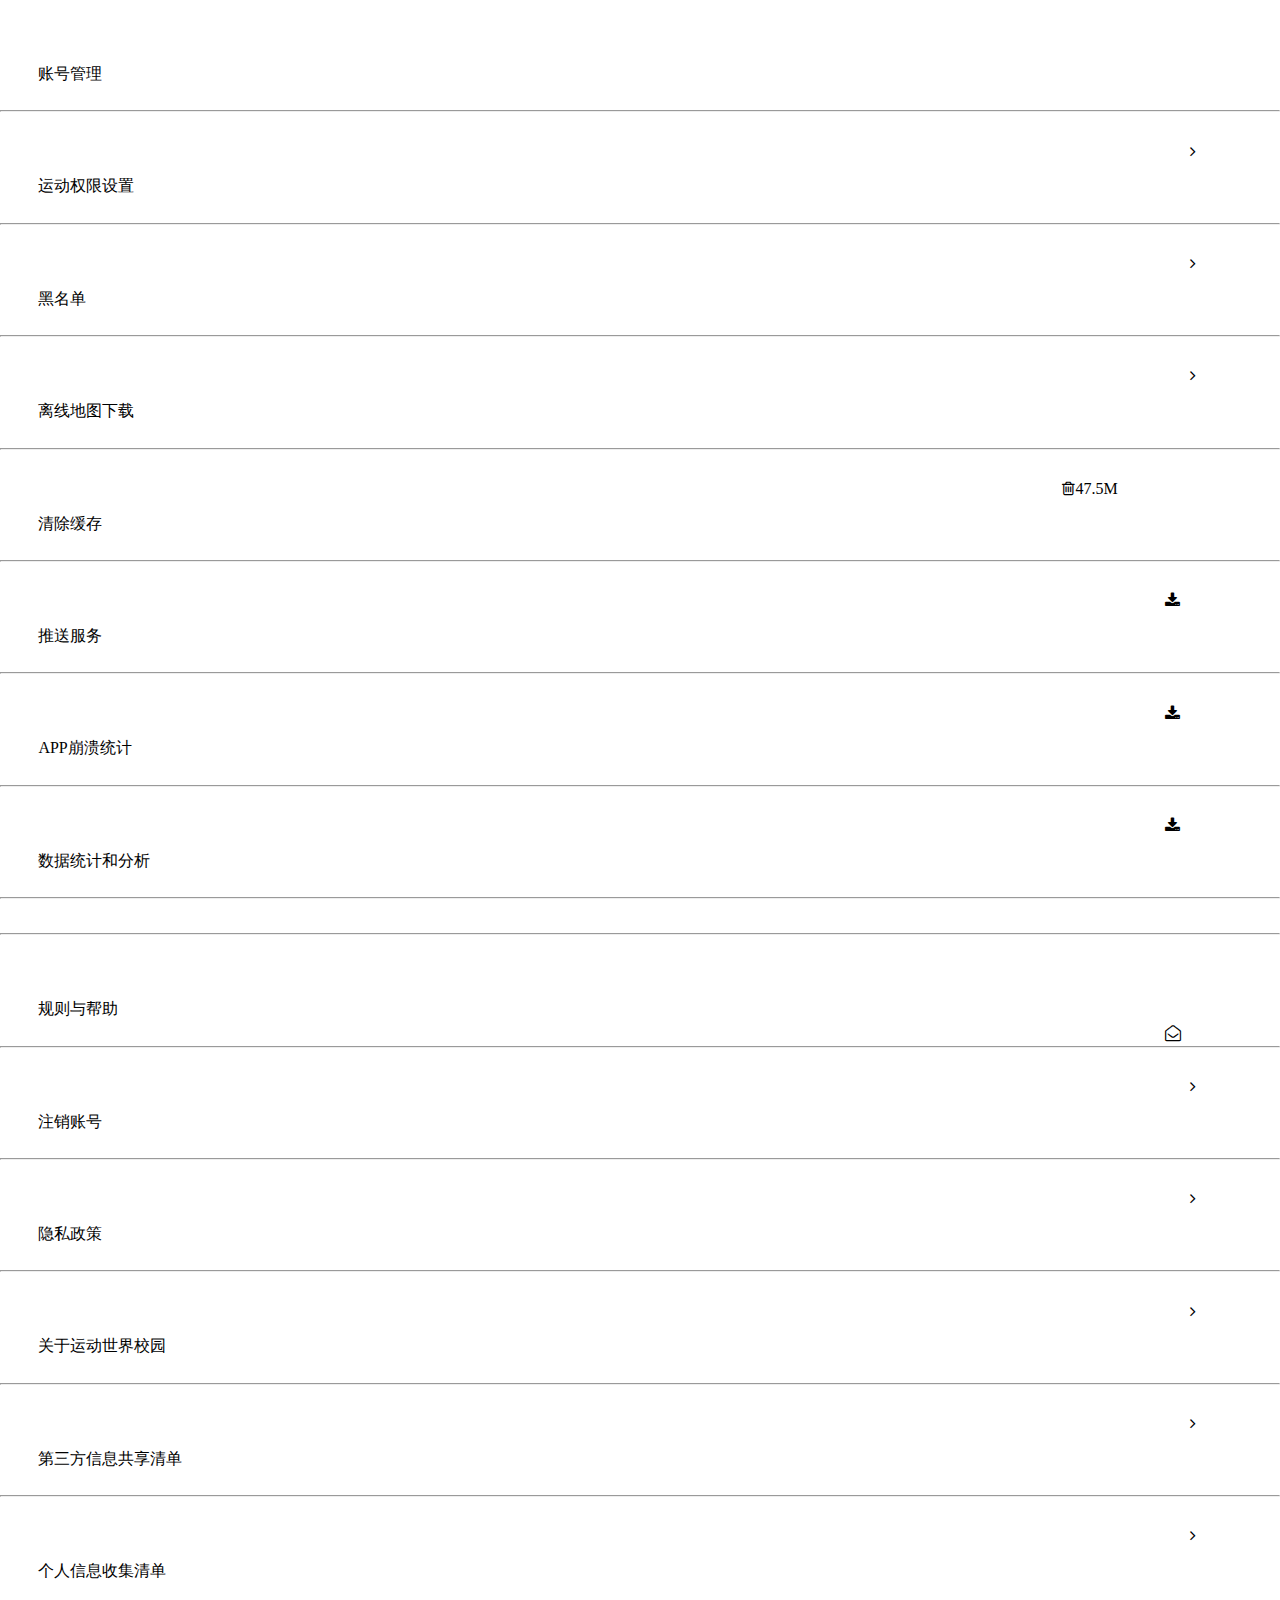
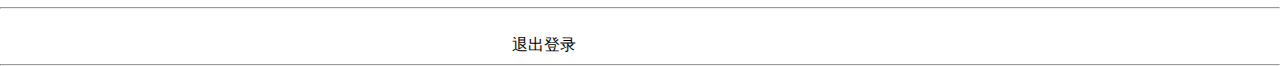
<file: QM/setting.html>
<!DOCTYPE html>
<html>
	<head>
		<meta charset="utf-8">
		<link href="framework/font-awesome/css/font-awesome.min.css" rel="stylesheet">
		<link href="framework/reset.css" rel="stylesheet">
		<link href="css/setting.css" rel="stylesheet"/>
		<title>设置</title>
	</head>
	<body>
		<div class="opptionbar">
			<div class="opptionbar1">
				<p>账号管理</p><i class="fa fa-angle-right"></i>
			</div>
			<hr>
			<div class="opptionbar1">
				<p>运动权限设置</p><i class="fa fa-angle-right"></i>
			</div>
			<hr>
			<div class="opptionbar1">
				<p>黑名单</p><i class="fa fa-angle-right"></i>
			</div>
			<hr>
			<div class="opptionbar1">
				<p>离线地图下载</p><i class="fa fa-trash-o">47.5M</i>
			</div>
			<hr>
			<div class="opptionbar1">
				<p>清除缓存</p><i class="fa fa-download"></i>
			</div>
			<hr>
			<div class="opptionbar1">
				<p>推送服务</p><i class="fa fa-download"></i>
			</div>
			<hr>
			<div class="opptionbar1">
				<p>APP崩溃统计</p><i class="fa fa-download"></i>
			</div>
			<hr>
			<div class="opptionbar1">
				<p>数据统计和分析</p><i class="fa fa-envelope-open-o"></i>
			</div>
			<hr>
			<br>
			<hr>
			<div class="opptionbar1">
				<p>规则与帮助</p><i class="fa fa-angle-right"></i>
			</div>
			<hr>
			<div class="opptionbar1">
				<p>注销账号</p><i class="fa fa-angle-right"></i>
			</div>
			<hr>
			<div class="opptionbar1">
				<p>隐私政策</p><i class="fa fa-angle-right"></i>
			</div>
			<hr>
			<div class="opptionbar1">
				<p>关于运动世界校园</p><i class="fa fa-angle-right"></i>
			</div>
			<hr>
			<div class="opptionbar1">
				<p>第三方信息共享清单</p><i class="fa fa-angle-right"></i>
			</div>
			<hr>
			<div class="opptionbar1">
				<p>个人信息收集清单</p>
			</div>
			<hr>
			<br>
			<div class="exit">
				<p>退出登录</p>
			</div>
			<hr>
		</div>
	</body>
</html>
</file>
<file: QM/css/index.css>
.box{
	width: 60vw;
	height: 95vw;
	margin-left: 20vw;
	margin-top: 26vw;
	position: fixed;
	background-color: rgba(0,0,200,0.1);
	background-image: url(../img/35.jpg);
	background-repeat: no-repeat;
	background-size: cover;
	box-sizing: border-box;
	text-align: center;
}
.box p{
	padding-top: 80vw;
	padding-left: 4vw;
	font-size: 4vw;
	color: #fff;
}
.box #header-right{
	position: absolute;
	width: 6vw;
	height: 5vw;
	border-radius: 5px;
	top: 0;
	left: 90%;
	text-align: center;
}
/****************** 定义全局容器部分 ******************/
.wrapper{
	width: 100%;
	height: 100%;
}
/****************** Header部分 ******************/
.wrapper header{
	width: 100%;
	height: 12vw;
	display: flex;
	align-items: center;
}

.wrapper header .icon-location-box{
	width: 3.5vw;
	height: 3.5vw;
	margin: 0 1vw 0 3vw;
}

.wrapper header .icon-location-box img{
	width: 10vw;
	height: 10vw;
	border: 1px solid black;
	border-radius: 100px;
	margin-top: -3vw;
	margin-left: -1.5vw;
}

.wrapper header .location-text{
	font-size: 2vw;
	margin-left: 6vw;
	margin-top: 4vw;
	font-weight: 700;
	color:rgba(0,0,0,0.4)
}
/****************** 运动type部分 ******************/
.wrapper .playtype{
	width: 100%;
	height: 5vw;
	margin-bottom: 5vw;
	display: flex;
	justify-content: space-around;
	align-items: center;
}
.wrapper .playtype li{
	font-size: 3.5vw;
	color: #555;
	list-style-type: none;
}
/****************** 中间主体部分 ******************/
.wrapper .mainner{
	width: 95%;
	margin: 0 auto;
	height: 50vw;
	/*此三个样式组合，可以保证背景图片充满整个容器*/
	background-image: url(../img/1.jpg);
	background-repeat: no-repeat;
	background-size: cover;
	box-sizing: border-box;
	padding: 2vw 27vw;
	text-align: center;
}
.wrapper .mainner .butt{
	margin: 10vw auto;
	height: 15vw;
	width: 15vw;
	border-radius: 7.5vw;
	background-color:	#98F898 ;
}
.wrapper .mainner .butt span{
	font-size: 2vw;
}
.wrapper .mainner i{
	font-size: 4vw;
}
.wrapper .mainner .loc{
	font-size: 3vw;
	font-weight: 700;
	width: 45vw;
	background-color: azure;
	border-radius: 7.5vw;
	color:rgba(0,0,0,0.4)
}
/****************** 中间功能部分 ******************/
.wrapper .mider{
	width: 100%;
	height: 5vw;
	margin-bottom: 5vw;
	display: flex;
	justify-content: space-around;
	align-items: center;
}
.wrapper .mider button{
	border-radius: 1.8vw;
}
.wrapper .mider span{
	font-size: 3vw;
}
.wrapper .mider .fa1{
	background-color: 	#98F898;
}
.wrapper .mider .fa2{
	background-color: #FF5511 ;
}
.wrapper .mider .fa3{
	background-color: #98F898;
}
.wrapper .mider .fa4{
	background-color: 	#FFDD55;
}
.wrapper .mider li{
	font-size: 3.5vw;
	color: #555;
	list-style-type: none;
}
.wrapper .mider li i{
	font-size: 3vw;
}
/****************** 广告部分 ******************/
.wrapper .gb{
	width: 95%;
	margin: 0 auto;
	height: 30vw;
	/*此三个样式组合，可以保证背景图片充满整个容器*/
	background-image: url(../img/2.jpg);
	background-repeat: no-repeat;
	background-size: cover;
	box-sizing: border-box;
	padding: 2vw 27vw;
	text-align: center;
}
/****************** 社交生活部分 ******************/
.wrapper .lifetype{
	width: 100%;
	height: 18vw;
	display: flex;
	flex-wrap: wrap;
	justify-content: space-around;
	align-content: center;
}
.wrapper .lifetype .p1{
	background:rgba(200, 54, 54, 0.5);
	border-radius: 1.5vw;
	width: 20vw;
	height: 8vw;
}
.wrapper .lifetype .p2{
	background:rgba(100, 100, 200, 0.5);
	border-radius: 1.5vw;
	width: 20vw;
	height: 8vw;
}
.wrapper .lifetype .p3{
	background:rgba(50, 200, 54, 0.5);
	border-radius: 1.5vw;
	width: 20vw;
	height: 8vw;
}
.wrapper .lifetype .p4{
	background:rgba(100, 50, 20, 0.5);
	border-radius: 1.5vw;
	width: 20vw;
	height: 8vw;
}
.wrapper .lifetype li p{
	font-size: 1.5vw;
	text-align: center;
	margin-top: 2vw;
	color: #666;
}
/****************** 动态部分 ******************/
.wrapper .dt{
	width: 100%;
	height: 310vw;
	display: flex;
	flex-direction: row;
}
/****************** 第一张动态图 ******************/
.wrapper .dt .dt1{
	display: flex;
	flex-direction: column;
	width: 45%;
	margin-left: 2.5vw;
}
.wrapper .dt .dt1 img{
	width: 100%;
	height: 60vw;
	margin-top: 0vw;
}
.wrapper .dt .dt1 button{
	margin-top: -1vw;
}
.wrapper .dt .dt1 p{
	display: flex;
	font-size: 3.2vw;
	color: #666;
}
.wrapper .dt .dt1 .land{
	display: flex;
	flex-direction: row;
}
.wrapper .dt .dt1 .land img{
	width: 6vw;
	height: 6vw;
	border-radius: 50%;
	margin-left: 1vw;
}
.wrapper .dt .dt1 .land p{
	margin-left: 3vw;
}
.wrapper .dt .land button{
	border:none;
	background-color:  #fff;
}
/****************** 第二张动态 ******************/
.wrapper .dt .dt2{
	display: flex;
	flex-direction: column;
	width: 45%;
	margin-left: 6vw;
}
.wrapper .dt .dt2 img{
	width: 100%;
	height: 50vw;
	margin-top: 0vw;
}
.wrapper .dt .dt2 button{
	margin-top: -1vw;
}
.wrapper .dt .dt2 p{
	display: flex;
	font-size: 3.2vw;
	color: #666;
}
.wrapper .dt .dt2 .land{
	display: flex;
	flex-direction: row;
}
.wrapper .dt .dt2 .land img{
	width: 6vw;
	height: 6vw;
	border-radius: 50%;
	margin-left: 1vw;
}
.wrapper .dt .dt2 .land p{
	margin-left: 3vw;
}
.wrapper .dt .land button{
	border:none;
	background-color:  #fff;
}
/****************** 底部菜单部分 ******************/
.wrapper .footer{
	width: 100%;
	height: 10vw;
	border-top: solid 1px #DDD;
	background-color: #fff;
	position: fixed;
	left: 0;
	bottom: 0;
	display: flex;
	justify-content: space-around;
	align-items: center;
}
.wrapper .footer .fa-telegram{
	color: #00BBFF;
	font-weight: 700;
}
.wrapper .footer li{
	/*li本身的尺寸完全由内容撑起*/
	display: flex;
	flex-direction: column;
	justify-content: center;
	align-items: center;
	color: #999;
	user-select: none;
	cursor: pointer;
}
.wrapper .footer li p{
	font-size: 2.8vw;
}
.wrapper .footer li i{
	font-size: 5vw;
}
</file>
<file: QM/css/fonts/iconfont.css>
@font-face {
  font-family: "iconfont"; /* Project id  */
  src: url('iconfont.ttf?t=1655120585905') format('truetype');
}

.iconfont {
  font-family: "iconfont" !important;
  font-size: 16px;
  font-style: normal;
  -webkit-font-smoothing: antialiased;
  -moz-osx-font-smoothing: grayscale;
}

.icon-benpao:before {
  content: "\e64d";
}
</file>
<file: QM/css/dynamic.css>
/****************** Header部分 ******************/
header{
	width: 100%;
	height: 12vw;
	display: flex;
	align-items: center;
}
header .icon-location-box{
	width: 3.5vw;
	height: 3.5vw;
	margin: 0 1vw 0 3vw;
}
header .icon-location-box img{
	width: 10vw;
	height: 10vw;
	border: 1px solid black;
	border-radius: 100px;
	position: absolute;
	left: 10px;
	top: 12px
}
header .location-text{
	width: 40%;
	height: 12vw;
	margin-left: 6vw;
	font-weight: 700;
}
header .location-text .text1{
	padding-top: 3vw;
	padding-left: 2vw;
	font-size: 3vw;
}
header .location-text .text2{
	font-size: 1.5vw;
	padding-top: 2vw;
	padding-left: 2vw;
	color:rgba(0,0,0,0.4)
}
header .right{
	width: 50%;
	height: 100%;
	margin-top: -4vw;
	margin-left: 9vw;
	display: flex;
	flex-direction: row;
}
header .right button{
	width: 11vw;
	margin-left: 16vw;
	margin-top: 7vw;
	border-radius: 7vw;
	background-color: #99FF99;
}
header .right .fa-ellipsis-h{
	font-size: 4vw;
	margin-top: 8vw;
	margin-left: 3vw;
}
/****************** 图片部分 ******************/
.pic{
	width: 100%;
	height: 90vw;
	background-color: aquamarine;
}
.pic img{
	width: 100%;
	height: 100%;
	/*此三个样式组合，可以保证背景图片充满整个容器*/
	background-repeat: no-repeat;
	background-size: cover;
	box-sizing: border-box;
}
/****************** 图片说明部分 ******************/
.pictext{
	width: 100%;
	height: 40vw;
	display: flex;
	flex-direction: column;
}
.pictext .text1{
	width: 100%;
	height: 30%;
}
.pictext .text2{
	width: 100%;
	height: 30%;
}
.pictext .text3{
	width: 100%;
	height: 20%;
}
.pictext .text3 button{
	margin-top: 2vw;
	background-color: #99FF99;
	border-radius: 7vw;
}
.pictext .text4{
	width: 100%;
	height: 20%;
	font-size: 2vw;
	margin-top: 3vw;
	margin-left: 1vw;
	color:rgba(0,0,0,0.8)
}
.pictext .text5{
	width: 100%;
	height: 20%;
	display: flex;
	flex-direction: row;
}
.pictext .text5 img{
	width: 6vw;
	height: 6vw;
	border: 1px solid black;
	border-radius: 100px;
	margin-left: 1vw;
}
.pictext .text5 .goods{
	font-size: 3vw;
	padding-left: 35vw;
	padding-top: 1vw;
	color:rgba(0,0,0,0.5);
}
.pictext .text5 .fa-angle-right{
	font-size: 5vw;
	margin-left: 4vw;
	margin-top: 0.5vw;
}
/****************** 评论区部分 ******************/
.comments{
	width: 100%;
	height: 160vw;
}
.comments .comment{
	width: 100%;
	height: 20vw;
}
.comments .comment .text1{
	width: 100%;
	height: 40%;
	display: flex;
}
.comments .comment .text1 img{
	width: 6vw;
	height: 6vw;
	border: 1px solid black;
	border-radius: 100px;
	margin-top: 1vw;
}
.comments .comment .text1 .message{
	width: 50%;
	height: 100%;
	margin-top: 1vw;
	display: flex;
	flex-direction: column;
}
.comments .comment .text1 .user{
	font-size: 2.6vw;
	font-weight: 700;
	padding-top: -5vw;
}
.comments .comment .text1 .school{
	font-size: 1vw;
}
.comments .comment .text2{
	width: 90%;
	height: 40%;
	margin-left: 7vw;
	display: flex;
	align-items: center;
}
.comments .comment .text3{
	width: 90%;
	height: 18%;
	margin-left: 7vw;
	font-size: 2vw;
}
/****************** 底部部分 ******************/
.footer{
	width: 100%;
	height: 8vw;
	border-top: solid 1px #DDD;
	background-color: #fff;
	position: fixed;
	left: 0;
	bottom: 0;
	display: flex;
	justify-content: space-around;
	align-items: center;
}
.footer button{
	width: 60vw;
	height: 100%;
	border-radius: 8vw;
	margin-left: 6vw;
	background-color: rgba(0, 0, 0,0.1);
}
.footer .tb{
	width: 100%;
	height: 70%;
	margin-left: 16vw;
}
.footer .tb i{
	font-size: 3.5vw;
}
.footer .tb i span{
	padding-left: 1.5vw;
}
</file>
<file: QM/css/interest.css>
.wrapper{
	width: 95%;
	height: 280vw;
}
/******首部图片******/
.wrapper .headerpicture{
	width: 95%;
	margin: 0 auto;
	height: 30vw;
	/*此三个样式组合，可以保证背景图片充满整个容器*/
	background-image: url(../img/20.jpg);
	background-repeat: no-repeat;
	background-size: cover;
	box-sizing: border-box;
	padding: 2vw 27vw;
	text-align: center;
}
/****************** 功能选择部分 ******************/
.wrapper .header{
	width: 100%;
	height: 5vw;
	margin-bottom: 5vw;
	display: flex;
	justify-content: space-around;
	align-items: center;
}
.wrapper .header .now{
	font-size: 4vw;
	font-weight: 700;
	text-decoration: underline;
	text-decoration-color: aquamarine;
}
.wrapper .header li{
	font-size: 3.5vw;
	color: #555;
	list-style-type: none;
}
.wrapper .header a{
	font-size: 3vw;
}
/****************** 动态部分 ******************/
.wrapper .dt{
	width: 100%;
	height: 30vw;
}
.wrapper .dt .hea{
	width: 53%;
	height: 10vw;
}
.wrapper .dt .hea p{
	padding-top: 6vw;
	font-size: 3vw;
	display: flex;
}
.wrapper .dt .foot{
	width: 53%;
	height: 10vw;
	margin-top: 10vw;
}
.wrapper .dt .foot p{
	padding-top: 6.7vw;
	font-size: 2vw;
	display: flex;
	color:rgba(0,0,0,0.5)
}
.wrapper .dt .right{
	height: 100%;
	width: 48%;
	margin-left: 52vw;
	margin-top: -30vw;
}
.wrapper .dt .right img{
	height: 100%;
	width: 100%;
	/*padding-left: 56vw;*/
}
/****************** 底部菜单部分 ******************/
.wrapper .footer{
	width: 100%;
	height: 10vw;
	border-top: solid 1px #DDD;
	background-color: #fff;
	position: fixed;
	left: 0;
	bottom: 0;
	display: flex;
	justify-content: space-around;
	align-items: center;
}
.wrapper .footer .fa-street-view{
	color: #00BBFF;
	font-weight: 700;
}
.wrapper .footer li{
	/*li本身的尺寸完全由内容撑起*/
	display: flex;
	flex-direction: column;
	justify-content: center;
	align-items: center;
	color: #999;
	user-select: none;
	cursor: pointer;
}
.wrapper .footer li p{
	font-size: 2.8vw;
}
.wrapper .footer li i{
	font-size: 5vw;
}
</file>
<file: QM/css/mine.css>
/****************** 顶部部分 ******************/
header{
	width: 100%;
	height: 30vw;
	display: flex;
	flex-direction: column;
	justify-content: space-around;
	align-content: center;
	background:rgba(0,100, 0, 0.5);
}
header .pic{
	display: flex;
}
header .pic .fa-codepen{
	font-size: 5vw;
	margin-left: 8vw;
	margin-top: 3vw;
}
header .pic .fa-qrcode{
	font-size: 5vw;
	margin-left: 70vw;
	margin-top: 3vw;
}
header .pic .fa-file-text-o{
	font-size: 4.2vw;
	margin-left: 6vw;
	margin-top: 3.2vw;
	font-weight: 600;
}
header .user{
	width: 100%;
	height: 20vw;
}
header .user img{
	width: 15vw;
	height: 15vw;
	border-radius: 7.5vw;
	margin-top: 4vw;
	margin-left: 4vw;
}
header .user .discrption{
	width: 40vw;
	font-size: 2vw;
	margin-left: 20vw;
	margin-top: -15vw;
}
header .user .discrption .p1{
	font-size: 4vw;
}
header .user .discrption .p1 button{
	font-size: 3vw;
	border-radius: 3vw;
	background-image: linear-gradient(to right,#99FF33,	#66DD00,#227700 );
}
header .user .discrption .p2{
	font-size: 1vw;
}
header .user .discrption .p3{
	font-size: 2.5vw;
}
header .user .discrption .p4{
	font-size: 5vw;
	margin-left: 75vw;
	margin-top: -10vw;
}
/****************** 顶部列表部分 ******************/
.list .ull{
	width: 100%;
	height: 6vw;
	margin-bottom: 5vw;
	margin-top: 5vw;
	display: flex;
	justify-content: space-around;
	align-items: center;
}
.list .ull li{
    width: 16%;
    height: 90%;
    border-right: solid #ACC0D8 1px;
}
.list .ull .clear{
	border-right: solid #ACC0D8 0px;
}
.list .ull li p{
	font-size: 3vw;
	text-align: center;
}
/****************** 跑步进度条部分 ******************/
.progressbar{
	width: 100%;
	height: 24vw;
}
.progressbar .bartext{
	width: 100%;
	height: 10vw;
	display: flex;
	flex-direction: row;
}
.progressbar .bartext .bartext1{
	font-size: 3vw;
	margin-left: 20vw;
	margin-top: 3vw;
}
.progressbar .bartext .bartext2{
	font-size: 3vw;
	margin-left: 27vw;
	margin-top: 3vw;
}
.progressbar .bar{
	width: 90vw;
	margin-left: 5vw;
	height: 2%;
	border-radius: 45vw;
	background:rgba(0,250, 0, 0.8);
}
/****************** 跑步进度数字部分 ******************/
.progressbar .number{
	width: 100%;
	height: 10vw;
	display: flex;
	flex-direction: row;
}
.progressbar .number .number1{
	font-size: 6vw;
	margin-left: 20vw;
	font-weight: 700;
}
.progressbar .number .number2{
	font-size: 6vw;
	margin-left: 29vw;
	font-weight: 700;
}
/****************** 功能选项部分 ******************/
.opptionlist{
	height: 44vw;
}
.opptionlist .opption{
	height: 100%;
	margin-bottom: 5vw;
	display: flex;
	flex-wrap: wrap;
	justify-content: space-around;
	align-items: center;
	margin-left: 10vw;
}
.opptionlist .opption li{
	margin-top: 3vw;
	width: 23%;
	height: 12vw;
}
.opptionlist .opption li i{
	margin-left: 3.4vw;
	font-size: 4vw;
}
.opptionlist .opption li p{
	font-size: 3vw;
}
/****************** 两个选择栏部分 ******************/
.opptionbar{
	height: 50vw;
}
.opptionbar .fa-angle-right{
	padding-left: 80vw;
}
.opptionbar1{
	height: 5vw;
	padding-left: 10vw;
}
.opptionbar2{
	height: 5vw;
	padding-left: 10vw;
}
/****************** 底部导航部分 ******************/
.footer{
	width: 100%;
	height: 10vw;
	border-top: solid 1px #DDD;
	background-color: #fff;
	position: fixed;
	left: 0;
	bottom: 0;
	display: flex;
	justify-content: space-around;
	align-items: center;
}
.footer .fa-wpexplorer{
	color: #00BBFF;
	font-weight: 700;
}
.footer li{
	/*li本身的尺寸完全由内容撑起*/
	display: flex;
	flex-direction: column;
	justify-content: center;
	align-items: center;
	color: #999;
	user-select: none;
	cursor: pointer;
}
.footer li p{
	font-size: 2.8vw;
}
.footer li i{
	font-size: 5vw;
}
</file>
<file: QM/css/phone.css>
.header{
	width: 100%;
	height: 10vw;
}
.header p{
	padding-left: 31vw;
	padding-top: 1vw;
	font-size: 5vw;
	font-weight: 700;
}
.card{
	margin-left: 5vw;
	width: 90%;
	height: 80vw;
}
.card img{
	height: 100%;
	width: 100%;
}
.text{
	width: 100%;
	height: 30vw;
.text p{
	width: 100%;
	font-size: 3vw;
	display: flex;
}
</file>
<file: QM/css/setting.css>
/****************** 两个选择栏部分 ******************/
.opptionbar{
	height: 100vw;
}
.opptionbar1 .fa-angle-right{
	padding-left: 90vw;
	margin-top: 4.5vw;
}
.opptionbar1 i{
	width: 100%;
	height: 100%;
}
.opptionbar1 .fa-trash-o{
	padding-left: 80vw;
	margin-top: 4.5vw;
}
.opptionbar1 .fa-download{
	padding-left: 88vw;
	margin-top: 4.5vw;
}
.opptionbar1 .fa-envelope-open-o{
	padding-left: 88vw;
	margin-top: 12vw;
}
.opptionbar1{
	height: 3vw;
	margin-left: 3vw;
	margin-top: 5vw;
}
.exit{
	padding-left: 40vw;
}
</file>
